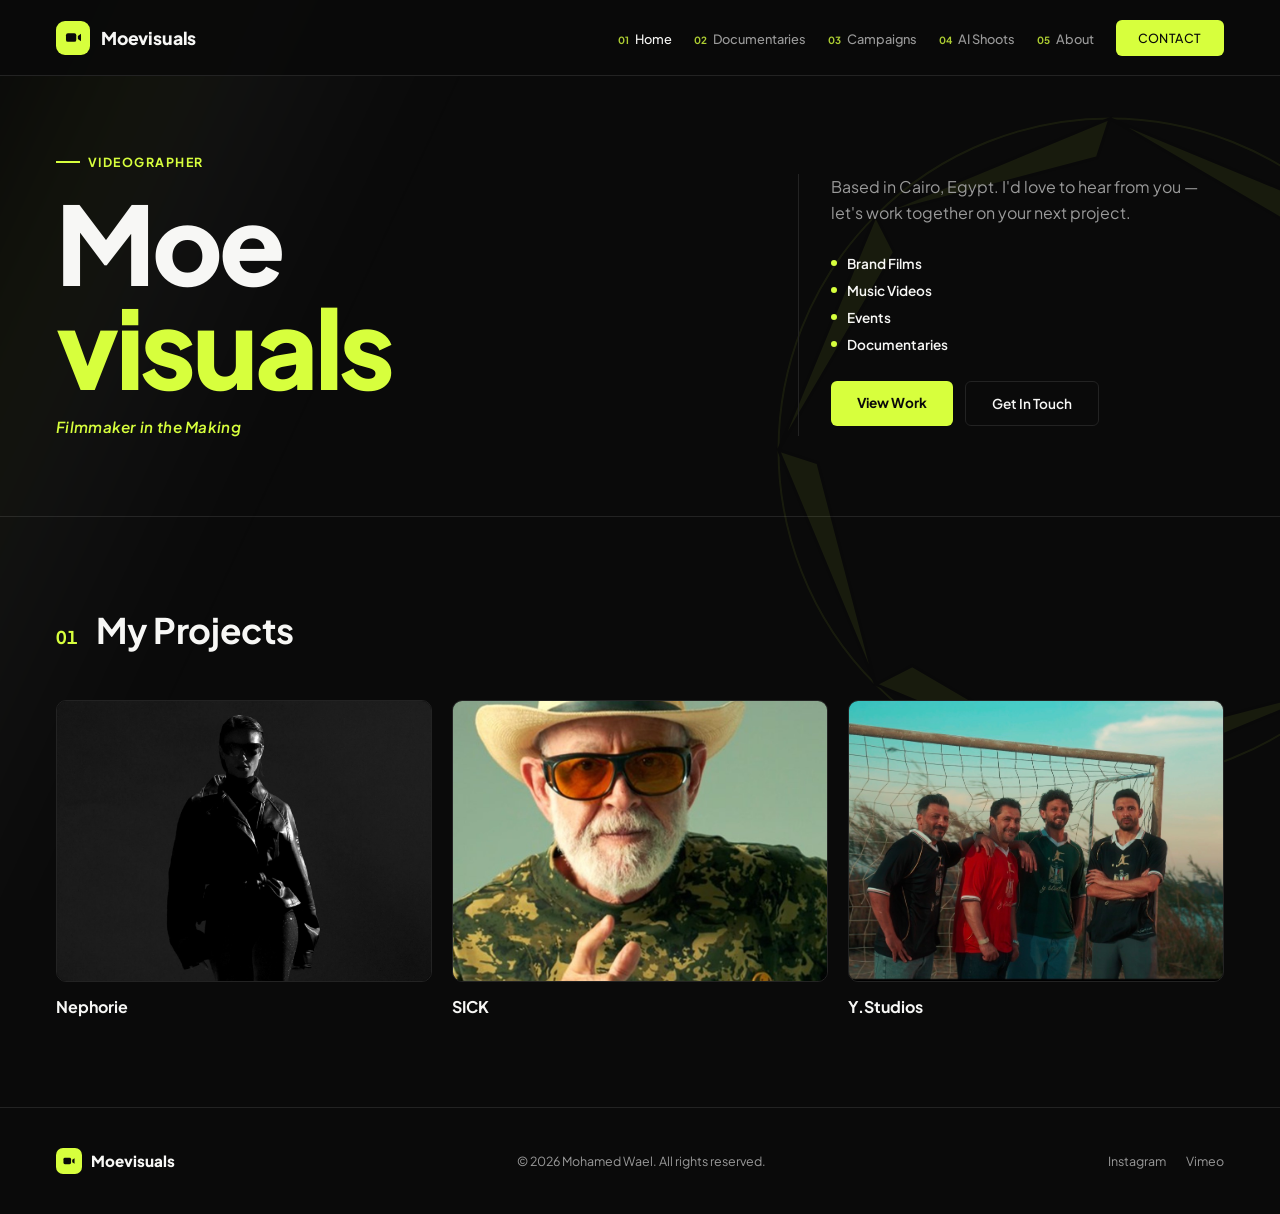
<file: index.html>
<!DOCTYPE html>
<html lang="en">
<head>
<meta charset="UTF-8"/>
<meta name="viewport" content="width=device-width,initial-scale=1.0"/>
<title>Moevisuals — Mohamed Wael</title>
<meta name="description" content="Moevisuals — Mohamed Wael. Videographer based in Cairo, Egypt."/>
<link rel="stylesheet" href="css/style.css"/>
<!-- Processes Mohamed's login/invite email links from the admin panel -->
<script src="https://identity.netlify.com/v1/netlify-identity-widget.js"></script>
<script>
  if (window.netlifyIdentity) {
    window.netlifyIdentity.on('init', user => {
      if (!user) {
        window.netlifyIdentity.on('login', () => { document.location.href = '/admin/'; });
      }
    });
  }
</script>
</head>
<body>
<div class="bg-fx"><svg class="aperture-svg" viewBox="0 0 400 400" fill="none" xmlns="http://www.w3.org/2000/svg"><g stroke="currentColor" stroke-width="1"><circle cx="200" cy="200" r="170"/><g class="iris-mechanism"><path class="iris-blade" d="M 370,200 L 320.21,320.21 L 310.59,301.34 Z"/><path class="iris-blade" d="M 320.21,320.21 L 200,370 L 206.54,349.86 Z"/><path class="iris-blade" d="M 200,370 L 79.79,320.21 L 98.66,310.59 Z"/><path class="iris-blade" d="M 79.79,320.21 L 30,200 L 50.14,206.54 Z"/><path class="iris-blade" d="M 30,200 L 79.79,79.79 L 89.41,98.66 Z"/><path class="iris-blade" d="M 79.79,79.79 L 200,30 L 193.46,50.14 Z"/><path class="iris-blade" d="M 200,30 L 320.21,79.79 L 301.34,89.41 Z"/><path class="iris-blade" d="M 320.21,79.79 L 370,200 L 349.86,193.46 Z"/></g></g></svg><div class="light-leak"></div></div>

<nav class="nav">
  <a href="index.html" class="nav-logo"><span class="logo-mark"><svg viewBox="0 0 24 24" fill="none" xmlns="http://www.w3.org/2000/svg"><rect x="2.5" y="6.5" width="13" height="11" rx="2.5" fill="currentColor"/><path d="M17.5 10L21.5 7.3V16.7L17.5 14V10Z" fill="currentColor"/><circle cx="9" cy="12" r="2.2" fill="#0a0a0a" opacity=".35"/></svg></span>Moevisuals</a>
  <ul class="nav-links">
    <li><a href="index.html" class="active"><em>01</em>Home</a></li>
    <li><a href="documentaries.html"><em>02</em>Documentaries</a></li>
    <li><a href="campaigns.html"><em>03</em>Campaigns</a></li>
    <li><a href="ai-shoots.html"><em>04</em>AI Shoots</a></li>
    <li><a href="about.html"><em>05</em>About</a></li>
    <li><a href="contact.html" class="nav-contact">Contact</a></li>
  </ul>
  <button class="hamburger" id="hamburger" aria-label="Menu"><span></span><span></span><span></span></button>
</nav>

<section class="hero">
  <div class="hero-main">
    <div class="eyebrow">Videographer</div>
    <h1>Moe<br><span>visuals</span></h1>
    <p class="hero-slogan">Filmmaker in the Making</p>
  </div>
  <div class="hero-side">
    <p>Based in Cairo, Egypt. I'd love to hear from you — let's work together on your next project.</p>
    <ul class="hero-categories">
      <li>Brand Films</li>
      <li>Music Videos</li>
      <li>Events</li>
      <li>Documentaries</li>
    </ul>
    <div class="hero-actions">
      <a href="reels.html" class="btn-primary">View Work</a>
      <a href="contact.html" class="btn-ghost">Get In Touch</a>
    </div>
  </div>
</section>

<section class="section">
  <div class="section-head" data-reveal>
    <div class="head-left"><span class="section-num">01</span><h2>My Projects</h2></div>
  </div>
  <div class="grid" id="projects-grid"></div>
</section>

<footer class="footer">
  <div class="footer-logo"><span class="logo-mark"><svg viewBox="0 0 24 24" fill="none" xmlns="http://www.w3.org/2000/svg"><rect x="2.5" y="6.5" width="13" height="11" rx="2.5" fill="currentColor"/><path d="M17.5 10L21.5 7.3V16.7L17.5 14V10Z" fill="currentColor"/><circle cx="9" cy="12" r="2.2" fill="#0a0a0a" opacity=".35"/></svg></span>Moevisuals</div>
  <p class="footer-copy">© 2026 Mohamed Wael. All rights reserved.</p>
  <div class="footer-socials">
    <a href="https://www.instagram.com/moevisuals1" target="_blank">Instagram</a>
    <a href="https://vimeo.com/user243885806" target="_blank">Vimeo</a>
  </div>
</footer>

<script src="js/data.js"></script>
<script src="js/app.js"></script>
<script>
  (async()=>{
    const all = await getProjects();
    const projects = all.filter(p => p.category !== 'ai-shoots' && p.thumbnail);
    document.getElementById('projects-grid').innerHTML = projects.map(p => renderCard(p, false)).join('');
    initVideoHover();
  })();
</script>
</body>
</html>
</file>
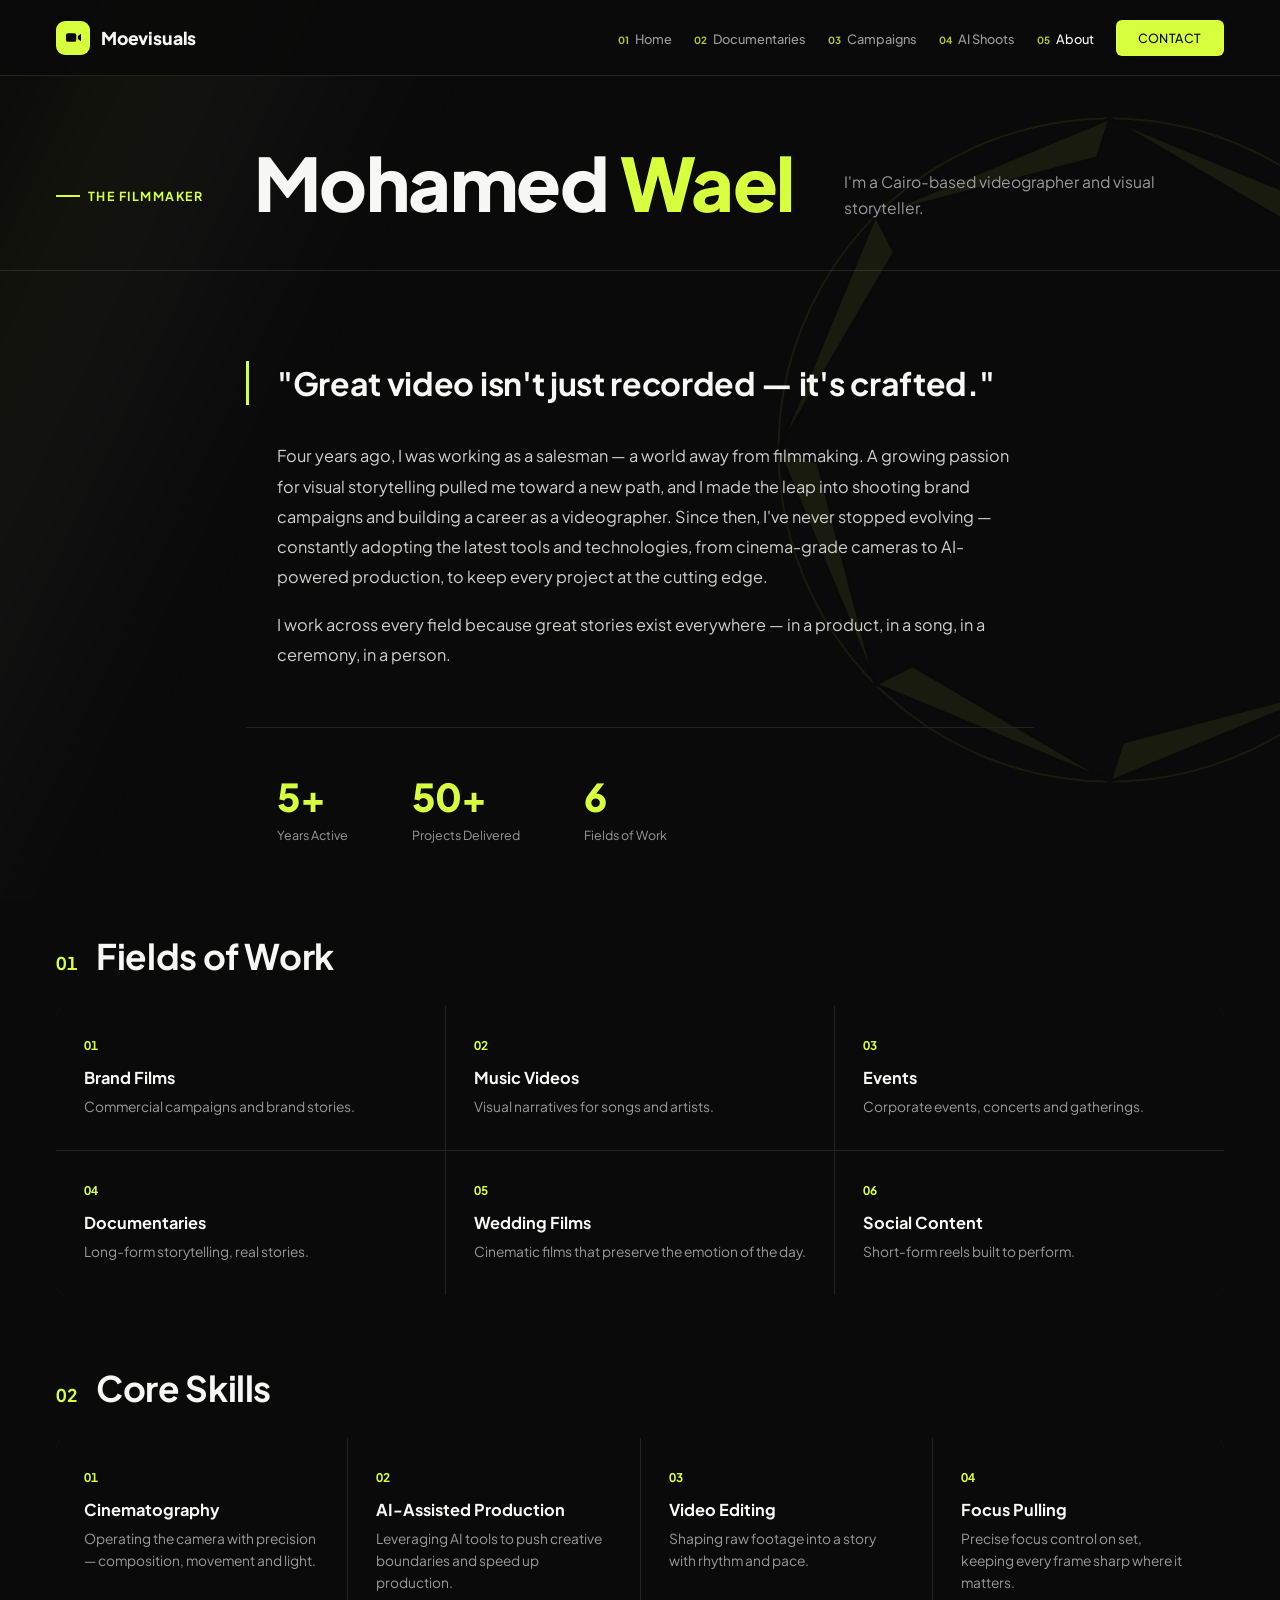
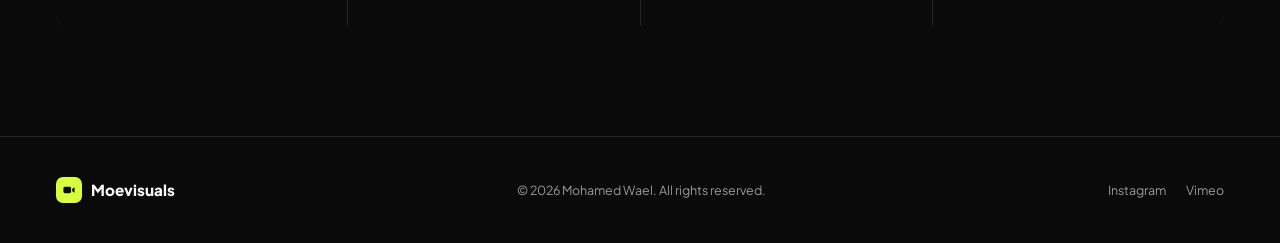
<file: about.html>
<!DOCTYPE html>
<html lang="en">
<head>
<meta charset="UTF-8"/>
<meta name="viewport" content="width=device-width,initial-scale=1.0"/>
<title>About — Moevisuals</title>
<link rel="stylesheet" href="css/style.css"/>
</head>
<body>
<div class="bg-fx"><svg class="aperture-svg" viewBox="0 0 400 400" fill="none" xmlns="http://www.w3.org/2000/svg"><g stroke="currentColor" stroke-width="1"><circle cx="200" cy="200" r="170"/><g class="iris-mechanism"><path class="iris-blade" d="M 370,200 L 320.21,320.21 L 310.59,301.34 Z"/><path class="iris-blade" d="M 320.21,320.21 L 200,370 L 206.54,349.86 Z"/><path class="iris-blade" d="M 200,370 L 79.79,320.21 L 98.66,310.59 Z"/><path class="iris-blade" d="M 79.79,320.21 L 30,200 L 50.14,206.54 Z"/><path class="iris-blade" d="M 30,200 L 79.79,79.79 L 89.41,98.66 Z"/><path class="iris-blade" d="M 79.79,79.79 L 200,30 L 193.46,50.14 Z"/><path class="iris-blade" d="M 200,30 L 320.21,79.79 L 301.34,89.41 Z"/><path class="iris-blade" d="M 320.21,79.79 L 370,200 L 349.86,193.46 Z"/></g></g></svg><div class="light-leak"></div></div>

<nav class="nav">
  <a href="index.html" class="nav-logo"><span class="logo-mark"><svg viewBox="0 0 24 24" fill="none" xmlns="http://www.w3.org/2000/svg"><rect x="2.5" y="6.5" width="13" height="11" rx="2.5" fill="currentColor"/><path d="M17.5 10L21.5 7.3V16.7L17.5 14V10Z" fill="currentColor"/><circle cx="9" cy="12" r="2.2" fill="#0a0a0a" opacity=".35"/></svg></span>Moevisuals</a>
  <ul class="nav-links">
    <li><a href="index.html"><em>01</em>Home</a></li>
    <li><a href="documentaries.html"><em>02</em>Documentaries</a></li>
    <li><a href="campaigns.html"><em>03</em>Campaigns</a></li>
    <li><a href="ai-shoots.html"><em>04</em>AI Shoots</a></li>
    <li><a href="about.html" class="active"><em>05</em>About</a></li>
    <li><a href="contact.html" class="nav-contact">Contact</a></li>
  </ul>
  <button class="hamburger" id="hamburger" aria-label="Menu"><span></span><span></span><span></span></button>
</nav>

<div class="page-header">
  <div class="eyebrow">The Filmmaker</div>
  <h1>Mohamed <span>Wael</span></h1>
  <p>I'm a Cairo-based videographer and visual storyteller.</p>
</div>

<section class="about-body" data-reveal>
  <div class="about-quote">"Great video isn't just recorded — it's crafted."</div>
  <p class="about-text">Four years ago, I was working as a salesman — a world away from filmmaking. A growing passion for visual storytelling pulled me toward a new path, and I made the leap into shooting brand campaigns and building a career as a videographer. Since then, I've never stopped evolving — constantly adopting the latest tools and technologies, from cinema-grade cameras to AI-powered production, to keep every project at the cutting edge.</p>
  <p class="about-text">I work across every field because great stories exist everywhere — in a product, in a song, in a ceremony, in a person.</p>

  <div class="stats">
    <div><div class="stat-num">5+</div><div class="stat-lbl">Years Active</div></div>
    <div><div class="stat-num">50+</div><div class="stat-lbl">Projects Delivered</div></div>
    <div><div class="stat-num">6</div><div class="stat-lbl">Fields of Work</div></div>
  </div>
</section>

<section class="services" data-reveal>
  <div class="section-head">
    <div class="head-left"><span class="section-num">01</span><h2>Fields of Work</h2></div>
  </div>
  <div class="services-grid">
    <div class="service"><div class="service-num">01</div><h3>Brand Films</h3><p>Commercial campaigns and brand stories.</p></div>
    <div class="service"><div class="service-num">02</div><h3>Music Videos</h3><p>Visual narratives for songs and artists.</p></div>
    <div class="service"><div class="service-num">03</div><h3>Events</h3><p>Corporate events, concerts and gatherings.</p></div>
    <div class="service"><div class="service-num">04</div><h3>Documentaries</h3><p>Long-form storytelling, real stories.</p></div>
    <div class="service"><div class="service-num">05</div><h3>Wedding Films</h3><p>Cinematic films that preserve the emotion of the day.</p></div>
    <div class="service"><div class="service-num">06</div><h3>Social Content</h3><p>Short-form reels built to perform.</p></div>
  </div>
</section>

<section class="services skills-section" data-reveal>
  <div class="section-head">
    <div class="head-left"><span class="section-num">02</span><h2>Core Skills</h2></div>
  </div>
  <div class="services-grid skills-grid">
    <div class="service"><div class="service-num">01</div><h3>Cinematography</h3><p>Operating the camera with precision — composition, movement and light.</p></div>
    <div class="service"><div class="service-num">02</div><h3>AI-Assisted Production</h3><p>Leveraging AI tools to push creative boundaries and speed up production.</p></div>
    <div class="service"><div class="service-num">03</div><h3>Video Editing</h3><p>Shaping raw footage into a story with rhythm and pace.</p></div>
    <div class="service"><div class="service-num">04</div><h3>Focus Pulling</h3><p>Precise focus control on set, keeping every frame sharp where it matters.</p></div>
  </div>
</section>

<footer class="footer">
  <div class="footer-logo"><span class="logo-mark"><svg viewBox="0 0 24 24" fill="none" xmlns="http://www.w3.org/2000/svg"><rect x="2.5" y="6.5" width="13" height="11" rx="2.5" fill="currentColor"/><path d="M17.5 10L21.5 7.3V16.7L17.5 14V10Z" fill="currentColor"/><circle cx="9" cy="12" r="2.2" fill="#0a0a0a" opacity=".35"/></svg></span>Moevisuals</div>
  <p class="footer-copy">© 2026 Mohamed Wael. All rights reserved.</p>
  <div class="footer-socials">
    <a href="https://www.instagram.com/moevisuals1" target="_blank">Instagram</a>
    <a href="https://vimeo.com/user243885806" target="_blank">Vimeo</a>
  </div>
</footer>

<script src="js/app.js"></script>
</body>
</html>
</file>
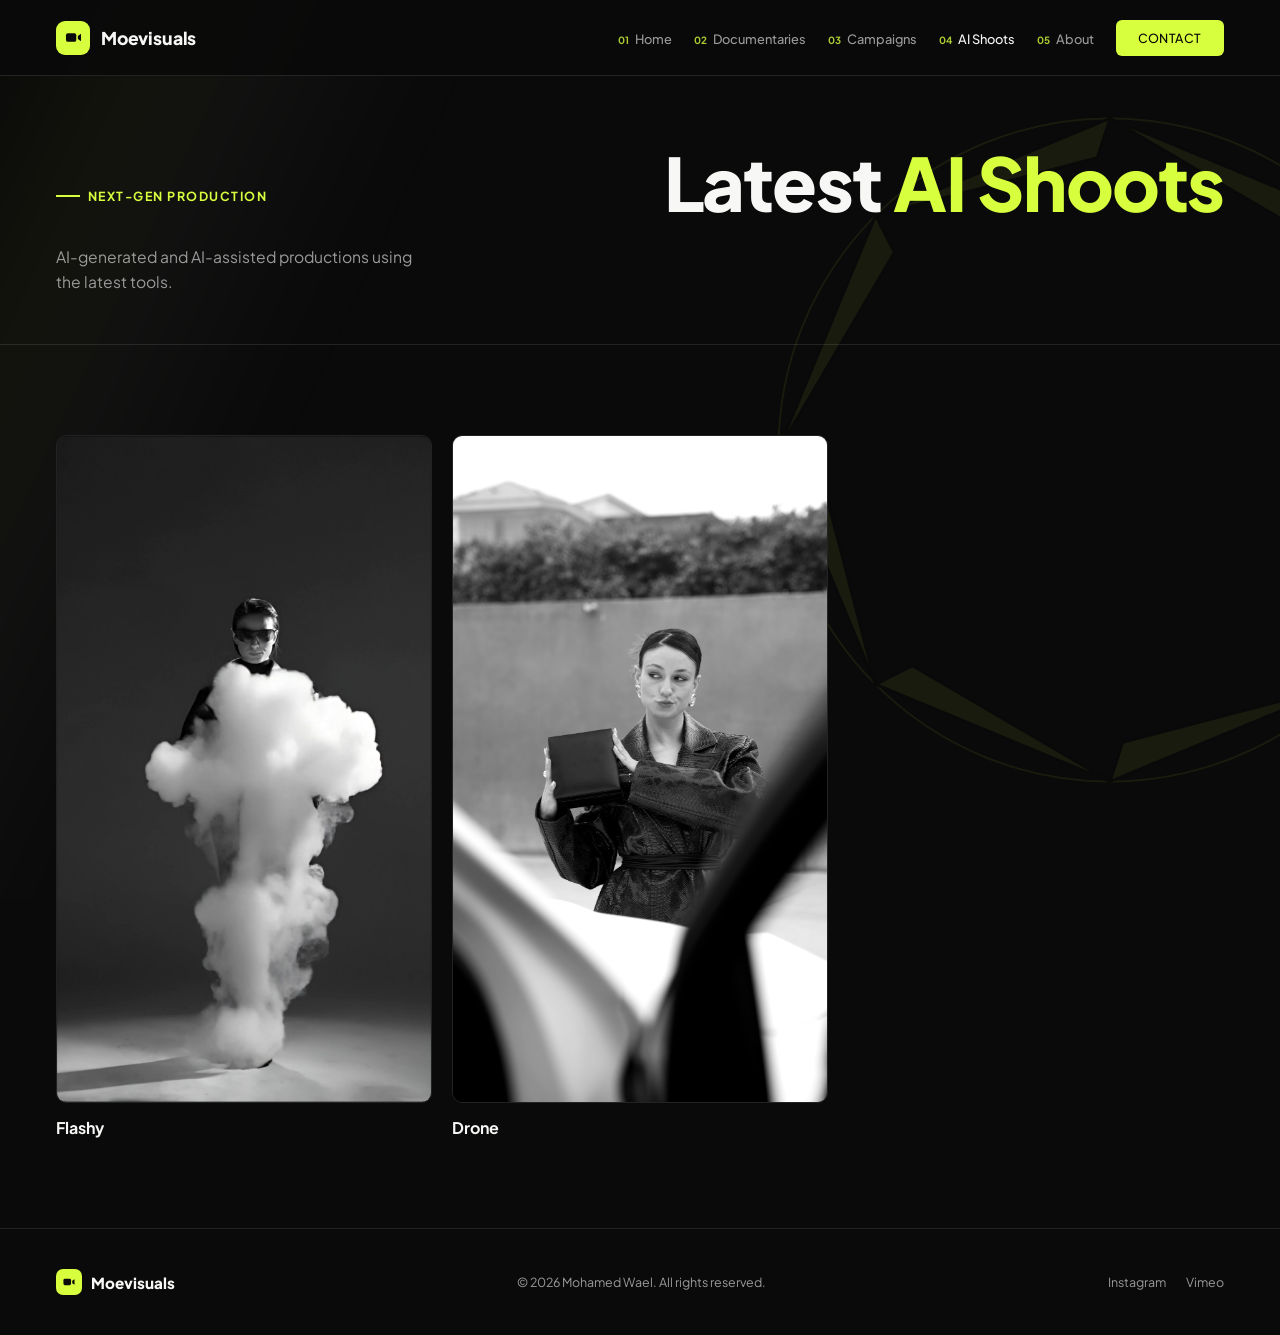
<file: ai-shoots.html>
<!DOCTYPE html>
<html lang="en">
<head>
<meta charset="UTF-8"/>
<meta name="viewport" content="width=device-width,initial-scale=1.0"/>
<title>AI Shoots — Moevisuals</title>
<link rel="stylesheet" href="css/style.css"/>
</head>
<body>
<div class="bg-fx"><svg class="aperture-svg" viewBox="0 0 400 400" fill="none" xmlns="http://www.w3.org/2000/svg"><g stroke="currentColor" stroke-width="1"><circle cx="200" cy="200" r="170"/><g class="iris-mechanism"><path class="iris-blade" d="M 370,200 L 320.21,320.21 L 310.59,301.34 Z"/><path class="iris-blade" d="M 320.21,320.21 L 200,370 L 206.54,349.86 Z"/><path class="iris-blade" d="M 200,370 L 79.79,320.21 L 98.66,310.59 Z"/><path class="iris-blade" d="M 79.79,320.21 L 30,200 L 50.14,206.54 Z"/><path class="iris-blade" d="M 30,200 L 79.79,79.79 L 89.41,98.66 Z"/><path class="iris-blade" d="M 79.79,79.79 L 200,30 L 193.46,50.14 Z"/><path class="iris-blade" d="M 200,30 L 320.21,79.79 L 301.34,89.41 Z"/><path class="iris-blade" d="M 320.21,79.79 L 370,200 L 349.86,193.46 Z"/></g></g></svg><div class="light-leak"></div></div>

<nav class="nav">
  <a href="index.html" class="nav-logo"><span class="logo-mark"><svg viewBox="0 0 24 24" fill="none" xmlns="http://www.w3.org/2000/svg"><rect x="2.5" y="6.5" width="13" height="11" rx="2.5" fill="currentColor"/><path d="M17.5 10L21.5 7.3V16.7L17.5 14V10Z" fill="currentColor"/><circle cx="9" cy="12" r="2.2" fill="#0a0a0a" opacity=".35"/></svg></span>Moevisuals</a>
  <ul class="nav-links">
    <li><a href="index.html"><em>01</em>Home</a></li>
    <li><a href="documentaries.html"><em>02</em>Documentaries</a></li>
    <li><a href="campaigns.html"><em>03</em>Campaigns</a></li>
    <li><a href="ai-shoots.html" class="active"><em>04</em>AI Shoots</a></li>
    <li><a href="about.html"><em>05</em>About</a></li>
    <li><a href="contact.html" class="nav-contact">Contact</a></li>
  </ul>
  <button class="hamburger" id="hamburger" aria-label="Menu"><span></span><span></span><span></span></button>
</nav>

<div class="page-header">
  <div class="eyebrow">Next-Gen Production</div>
  <h1>Latest <span>AI Shoots</span></h1>
  <p>AI-generated and AI-assisted productions using the latest tools.</p>
</div>

<section class="section" style="border-top:none">
  <div class="grid-masonry" id="ai-grid"></div>
</section>

<footer class="footer">
  <div class="footer-logo"><span class="logo-mark"><svg viewBox="0 0 24 24" fill="none" xmlns="http://www.w3.org/2000/svg"><rect x="2.5" y="6.5" width="13" height="11" rx="2.5" fill="currentColor"/><path d="M17.5 10L21.5 7.3V16.7L17.5 14V10Z" fill="currentColor"/><circle cx="9" cy="12" r="2.2" fill="#0a0a0a" opacity=".35"/></svg></span>Moevisuals</div>
  <p class="footer-copy">© 2026 Mohamed Wael. All rights reserved.</p>
  <div class="footer-socials">
    <a href="https://www.instagram.com/moevisuals1" target="_blank">Instagram</a>
    <a href="https://vimeo.com/user243885806" target="_blank">Vimeo</a>
  </div>
</footer>

<script src="js/data.js"></script>
<script src="js/app.js"></script>
<script>
  (async()=>{
    const projects = await getProjects('ai-shoots');
    document.getElementById('ai-grid').innerHTML = projects.map(p => renderCard(p, true)).join('');
    initVideoHover();
  })();
</script>
</body>
</html>
</file>
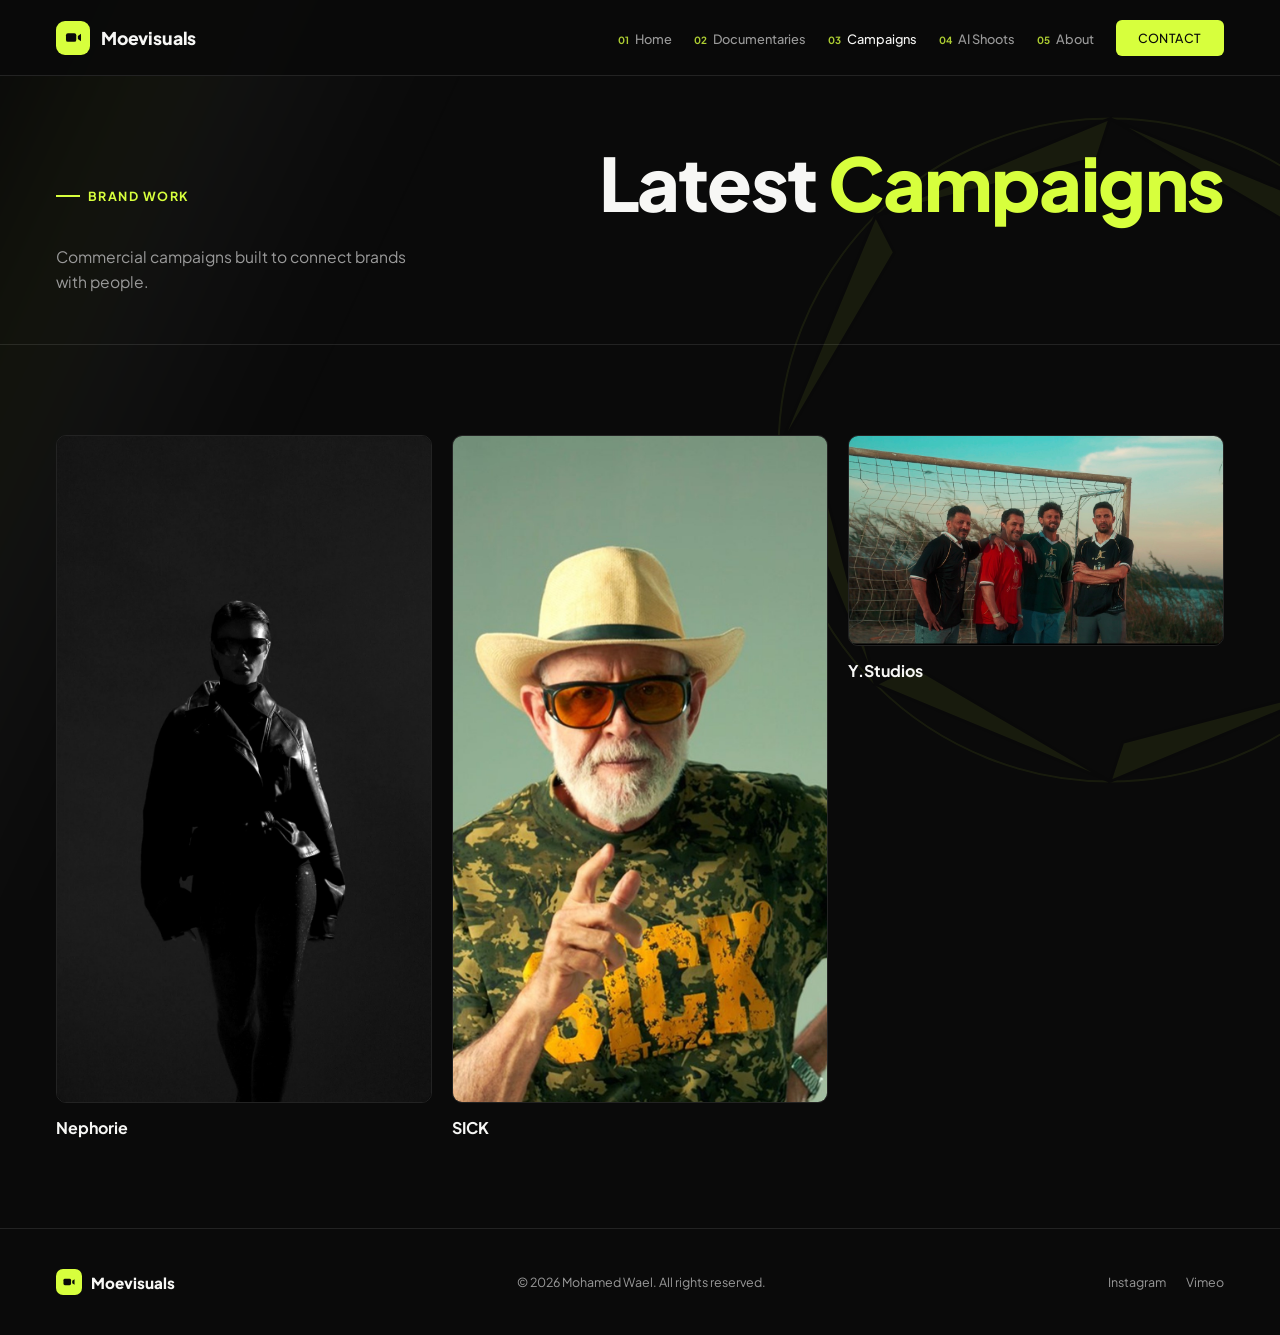
<file: campaigns.html>
<!DOCTYPE html>
<html lang="en">
<head>
<meta charset="UTF-8"/>
<meta name="viewport" content="width=device-width,initial-scale=1.0"/>
<title>Campaigns — Moevisuals</title>
<link rel="stylesheet" href="css/style.css"/>
</head>
<body>
<div class="bg-fx"><svg class="aperture-svg" viewBox="0 0 400 400" fill="none" xmlns="http://www.w3.org/2000/svg"><g stroke="currentColor" stroke-width="1"><circle cx="200" cy="200" r="170"/><g class="iris-mechanism"><path class="iris-blade" d="M 370,200 L 320.21,320.21 L 310.59,301.34 Z"/><path class="iris-blade" d="M 320.21,320.21 L 200,370 L 206.54,349.86 Z"/><path class="iris-blade" d="M 200,370 L 79.79,320.21 L 98.66,310.59 Z"/><path class="iris-blade" d="M 79.79,320.21 L 30,200 L 50.14,206.54 Z"/><path class="iris-blade" d="M 30,200 L 79.79,79.79 L 89.41,98.66 Z"/><path class="iris-blade" d="M 79.79,79.79 L 200,30 L 193.46,50.14 Z"/><path class="iris-blade" d="M 200,30 L 320.21,79.79 L 301.34,89.41 Z"/><path class="iris-blade" d="M 320.21,79.79 L 370,200 L 349.86,193.46 Z"/></g></g></svg><div class="light-leak"></div></div>

<nav class="nav">
  <a href="index.html" class="nav-logo"><span class="logo-mark"><svg viewBox="0 0 24 24" fill="none" xmlns="http://www.w3.org/2000/svg"><rect x="2.5" y="6.5" width="13" height="11" rx="2.5" fill="currentColor"/><path d="M17.5 10L21.5 7.3V16.7L17.5 14V10Z" fill="currentColor"/><circle cx="9" cy="12" r="2.2" fill="#0a0a0a" opacity=".35"/></svg></span>Moevisuals</a>
  <ul class="nav-links">
    <li><a href="index.html"><em>01</em>Home</a></li>
    <li><a href="documentaries.html"><em>02</em>Documentaries</a></li>
    <li><a href="campaigns.html" class="active"><em>03</em>Campaigns</a></li>
    <li><a href="ai-shoots.html"><em>04</em>AI Shoots</a></li>
    <li><a href="about.html"><em>05</em>About</a></li>
    <li><a href="contact.html" class="nav-contact">Contact</a></li>
  </ul>
  <button class="hamburger" id="hamburger" aria-label="Menu"><span></span><span></span><span></span></button>
</nav>

<div class="page-header">
  <div class="eyebrow">Brand Work</div>
  <h1>Latest <span>Campaigns</span></h1>
  <p>Commercial campaigns built to connect brands with people.</p>
</div>

<section class="section" style="border-top:none">
  <div class="grid-masonry" id="campaigns-grid"></div>
</section>

<footer class="footer">
  <div class="footer-logo"><span class="logo-mark"><svg viewBox="0 0 24 24" fill="none" xmlns="http://www.w3.org/2000/svg"><rect x="2.5" y="6.5" width="13" height="11" rx="2.5" fill="currentColor"/><path d="M17.5 10L21.5 7.3V16.7L17.5 14V10Z" fill="currentColor"/><circle cx="9" cy="12" r="2.2" fill="#0a0a0a" opacity=".35"/></svg></span>Moevisuals</div>
  <p class="footer-copy">© 2026 Mohamed Wael. All rights reserved.</p>
  <div class="footer-socials">
    <a href="https://www.instagram.com/moevisuals1" target="_blank">Instagram</a>
    <a href="https://vimeo.com/user243885806" target="_blank">Vimeo</a>
  </div>
</footer>

<script src="js/data.js"></script>
<script src="js/app.js"></script>
<script>
  (async()=>{
    const projects = await getProjects('campaigns');
    document.getElementById('campaigns-grid').innerHTML = projects.map(p => renderCard(p, true)).join('');
    initVideoHover();
  })();
</script>
</body>
</html>
</file>
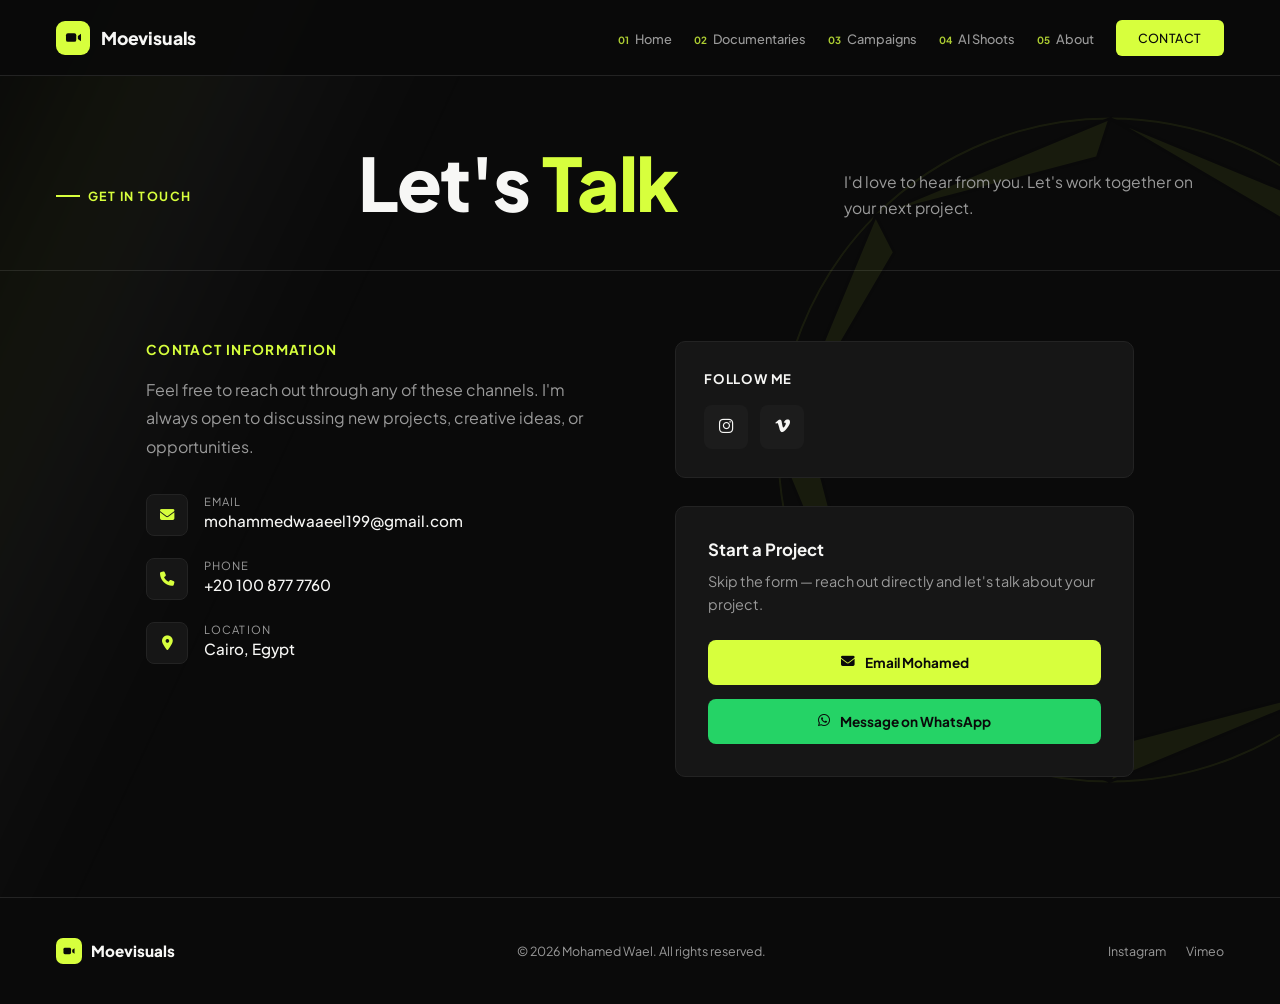
<file: contact.html>
<!DOCTYPE html>
<html lang="en">
<head>
<meta charset="UTF-8"/>
<meta name="viewport" content="width=device-width,initial-scale=1.0"/>
<title>Contact — Moevisuals</title>
<link rel="stylesheet" href="css/style.css"/>
<link rel="stylesheet" href="https://cdnjs.cloudflare.com/ajax/libs/font-awesome/6.5.0/css/all.min.css"/>
</head>
<body>
<div class="bg-fx"><svg class="aperture-svg" viewBox="0 0 400 400" fill="none" xmlns="http://www.w3.org/2000/svg"><g stroke="currentColor" stroke-width="1"><circle cx="200" cy="200" r="170"/><g class="iris-mechanism"><path class="iris-blade" d="M 370,200 L 320.21,320.21 L 310.59,301.34 Z"/><path class="iris-blade" d="M 320.21,320.21 L 200,370 L 206.54,349.86 Z"/><path class="iris-blade" d="M 200,370 L 79.79,320.21 L 98.66,310.59 Z"/><path class="iris-blade" d="M 79.79,320.21 L 30,200 L 50.14,206.54 Z"/><path class="iris-blade" d="M 30,200 L 79.79,79.79 L 89.41,98.66 Z"/><path class="iris-blade" d="M 79.79,79.79 L 200,30 L 193.46,50.14 Z"/><path class="iris-blade" d="M 200,30 L 320.21,79.79 L 301.34,89.41 Z"/><path class="iris-blade" d="M 320.21,79.79 L 370,200 L 349.86,193.46 Z"/></g></g></svg><div class="light-leak"></div></div>

<nav class="nav">
  <a href="index.html" class="nav-logo"><span class="logo-mark"><svg viewBox="0 0 24 24" fill="none" xmlns="http://www.w3.org/2000/svg"><rect x="2.5" y="6.5" width="13" height="11" rx="2.5" fill="currentColor"/><path d="M17.5 10L21.5 7.3V16.7L17.5 14V10Z" fill="currentColor"/><circle cx="9" cy="12" r="2.2" fill="#0a0a0a" opacity=".35"/></svg></span>Moevisuals</a>
  <ul class="nav-links">
    <li><a href="index.html"><em>01</em>Home</a></li>
    <li><a href="documentaries.html"><em>02</em>Documentaries</a></li>
    <li><a href="campaigns.html"><em>03</em>Campaigns</a></li>
    <li><a href="ai-shoots.html"><em>04</em>AI Shoots</a></li>
    <li><a href="about.html"><em>05</em>About</a></li>
    <li><a href="contact.html" class="nav-contact active">Contact</a></li>
  </ul>
  <button class="hamburger" id="hamburger" aria-label="Menu"><span></span><span></span><span></span></button>
</nav>

<div class="page-header">
  <div class="eyebrow">Get In Touch</div>
  <h1>Let's <span>Talk</span></h1>
  <p>I'd love to hear from you. Let's work together on your next project.</p>
</div>

<div class="contact-grid" data-reveal>
  <div class="contact-info">
    <h2>Contact Information</h2>
    <p>Feel free to reach out through any of these channels. I'm always open to discussing new projects, creative ideas, or opportunities.</p>

    <div class="contact-item">
      <div class="contact-item-icon"><i class="fas fa-envelope"></i></div>
      <div>
        <div class="contact-item-label">Email</div>
        <div class="contact-item-val">mohammedwaaeel199@gmail.com</div>
      </div>
    </div>
    <div class="contact-item">
      <div class="contact-item-icon"><i class="fas fa-phone"></i></div>
      <div>
        <div class="contact-item-label">Phone</div>
        <div class="contact-item-val">+20 100 877 7760</div>
      </div>
    </div>
    <div class="contact-item">
      <div class="contact-item-icon"><i class="fas fa-map-marker-alt"></i></div>
      <div>
        <div class="contact-item-label">Location</div>
        <div class="contact-item-val">Cairo, Egypt</div>
      </div>
    </div>
  </div>

  <div>
    <div class="follow-card">
      <h3>Follow Me</h3>
      <div class="follow-icons">
        <a href="https://www.instagram.com/moevisuals1" target="_blank"><i class="fab fa-instagram"></i></a>
        <a href="https://vimeo.com/user243885806" target="_blank"><i class="fab fa-vimeo-v"></i></a>
      </div>
    </div>

    <div class="direct-contact">
      <h3>Start a Project</h3>
      <p>Skip the form — reach out directly and let's talk about your project.</p>
      <div class="direct-contact-actions">
        <a class="submit-btn" href="mailto:mohammedwaaeel199@gmail.com?subject=New%20project%20inquiry%20—%20Moevisuals&body=Hi%20Mohamed%2C%0A%0AI%27d%20like%20to%20talk%20about%20a%20project.%0A%0AProject%20type%3A%20%0ABudget%2Ftimeline%3A%20%0ADetails%3A%20">
        <i class="fas fa-envelope"></i> Email Mohamed</a>
        <a class="submit-btn whatsapp-btn" href="https://wa.me/201008777760?text=Hi%20Mohamed%2C%20I%27d%20like%20to%20talk%20about%20a%20project." target="_blank">
        <i class="fab fa-whatsapp"></i> Message on WhatsApp</a>
      </div>
    </div>
  </div>
</div>

<footer class="footer">
  <div class="footer-logo"><span class="logo-mark"><svg viewBox="0 0 24 24" fill="none" xmlns="http://www.w3.org/2000/svg"><rect x="2.5" y="6.5" width="13" height="11" rx="2.5" fill="currentColor"/><path d="M17.5 10L21.5 7.3V16.7L17.5 14V10Z" fill="currentColor"/><circle cx="9" cy="12" r="2.2" fill="#0a0a0a" opacity=".35"/></svg></span>Moevisuals</div>
  <p class="footer-copy">© 2026 Mohamed Wael. All rights reserved.</p>
  <div class="footer-socials">
    <a href="https://www.instagram.com/moevisuals1" target="_blank">Instagram</a>
    <a href="https://vimeo.com/user243885806" target="_blank">Vimeo</a>
  </div>
</footer>

<script src="js/app.js"></script>
</body>
</html>
</file>
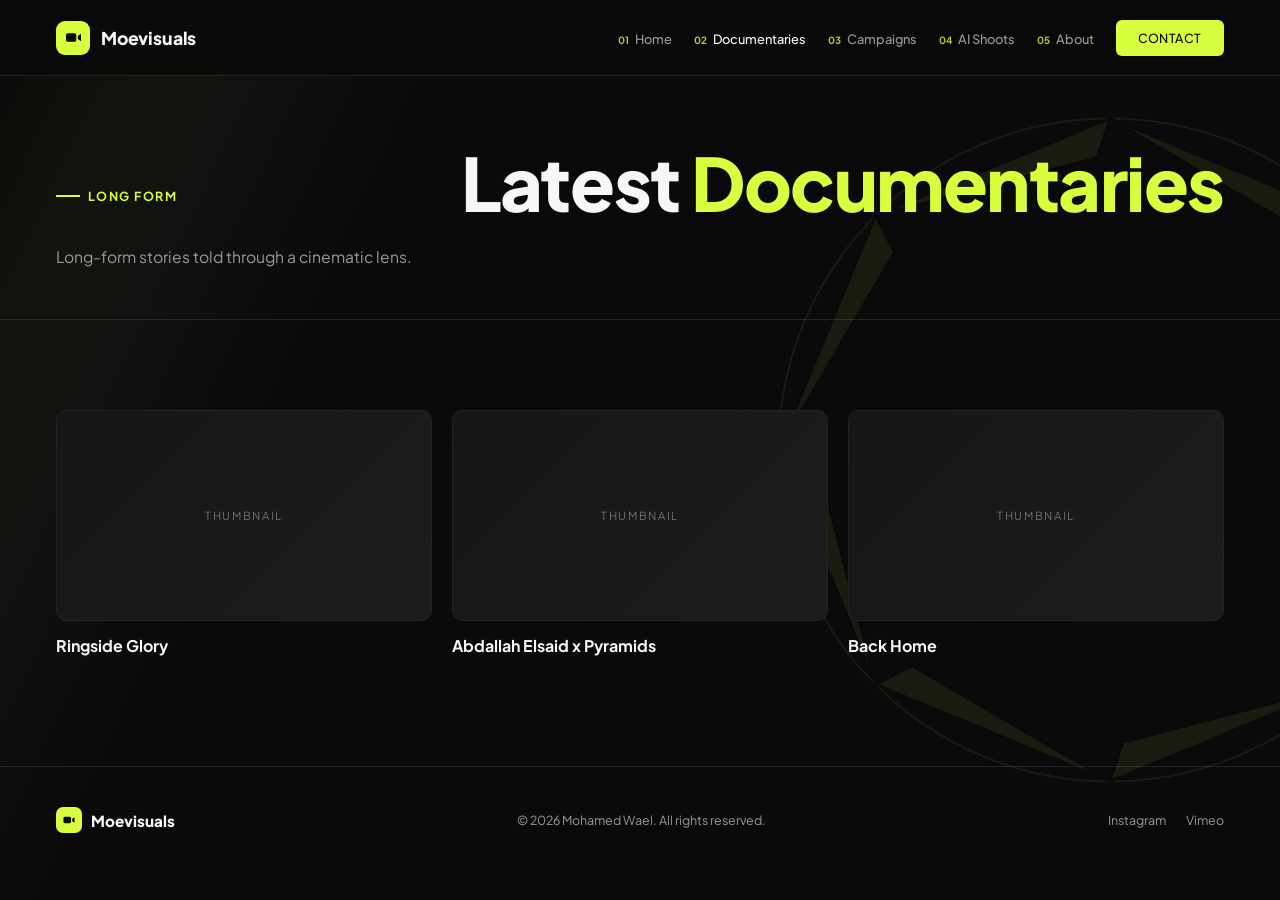
<file: documentaries.html>
<!DOCTYPE html>
<html lang="en">
<head>
<meta charset="UTF-8"/>
<meta name="viewport" content="width=device-width,initial-scale=1.0"/>
<title>Documentaries — Moevisuals</title>
<link rel="stylesheet" href="css/style.css"/>
</head>
<body>
<div class="bg-fx"><svg class="aperture-svg" viewBox="0 0 400 400" fill="none" xmlns="http://www.w3.org/2000/svg"><g stroke="currentColor" stroke-width="1"><circle cx="200" cy="200" r="170"/><g class="iris-mechanism"><path class="iris-blade" d="M 370,200 L 320.21,320.21 L 310.59,301.34 Z"/><path class="iris-blade" d="M 320.21,320.21 L 200,370 L 206.54,349.86 Z"/><path class="iris-blade" d="M 200,370 L 79.79,320.21 L 98.66,310.59 Z"/><path class="iris-blade" d="M 79.79,320.21 L 30,200 L 50.14,206.54 Z"/><path class="iris-blade" d="M 30,200 L 79.79,79.79 L 89.41,98.66 Z"/><path class="iris-blade" d="M 79.79,79.79 L 200,30 L 193.46,50.14 Z"/><path class="iris-blade" d="M 200,30 L 320.21,79.79 L 301.34,89.41 Z"/><path class="iris-blade" d="M 320.21,79.79 L 370,200 L 349.86,193.46 Z"/></g></g></svg><div class="light-leak"></div></div>

<nav class="nav">
  <a href="index.html" class="nav-logo"><span class="logo-mark"><svg viewBox="0 0 24 24" fill="none" xmlns="http://www.w3.org/2000/svg"><rect x="2.5" y="6.5" width="13" height="11" rx="2.5" fill="currentColor"/><path d="M17.5 10L21.5 7.3V16.7L17.5 14V10Z" fill="currentColor"/><circle cx="9" cy="12" r="2.2" fill="#0a0a0a" opacity=".35"/></svg></span>Moevisuals</a>
  <ul class="nav-links">
    <li><a href="index.html"><em>01</em>Home</a></li>
    <li><a href="documentaries.html" class="active"><em>02</em>Documentaries</a></li>
    <li><a href="campaigns.html"><em>03</em>Campaigns</a></li>
    <li><a href="ai-shoots.html"><em>04</em>AI Shoots</a></li>
    <li><a href="about.html"><em>05</em>About</a></li>
    <li><a href="contact.html" class="nav-contact">Contact</a></li>
  </ul>
  <button class="hamburger" id="hamburger" aria-label="Menu"><span></span><span></span><span></span></button>
</nav>

<div class="page-header">
  <div class="eyebrow">Long Form</div>
  <h1>Latest <span>Documentaries</span></h1>
  <p>Long-form stories told through a cinematic lens.</p>
</div>

<section class="section" style="border-top:none">
  <div class="grid-masonry" id="docs-grid"></div>
</section>

<footer class="footer">
  <div class="footer-logo"><span class="logo-mark"><svg viewBox="0 0 24 24" fill="none" xmlns="http://www.w3.org/2000/svg"><rect x="2.5" y="6.5" width="13" height="11" rx="2.5" fill="currentColor"/><path d="M17.5 10L21.5 7.3V16.7L17.5 14V10Z" fill="currentColor"/><circle cx="9" cy="12" r="2.2" fill="#0a0a0a" opacity=".35"/></svg></span>Moevisuals</div>
  <p class="footer-copy">© 2026 Mohamed Wael. All rights reserved.</p>
  <div class="footer-socials">
    <a href="https://www.instagram.com/moevisuals1" target="_blank">Instagram</a>
    <a href="https://vimeo.com/user243885806" target="_blank">Vimeo</a>
  </div>
</footer>

<script src="js/data.js"></script>
<script src="js/app.js"></script>
<script>
  (async()=>{
    const projects = await getProjects('documentaries');
    document.getElementById('docs-grid').innerHTML = projects.map(p => renderCard(p, true)).join('');
    initVideoHover();
  })();
</script>
</body>
</html>
</file>
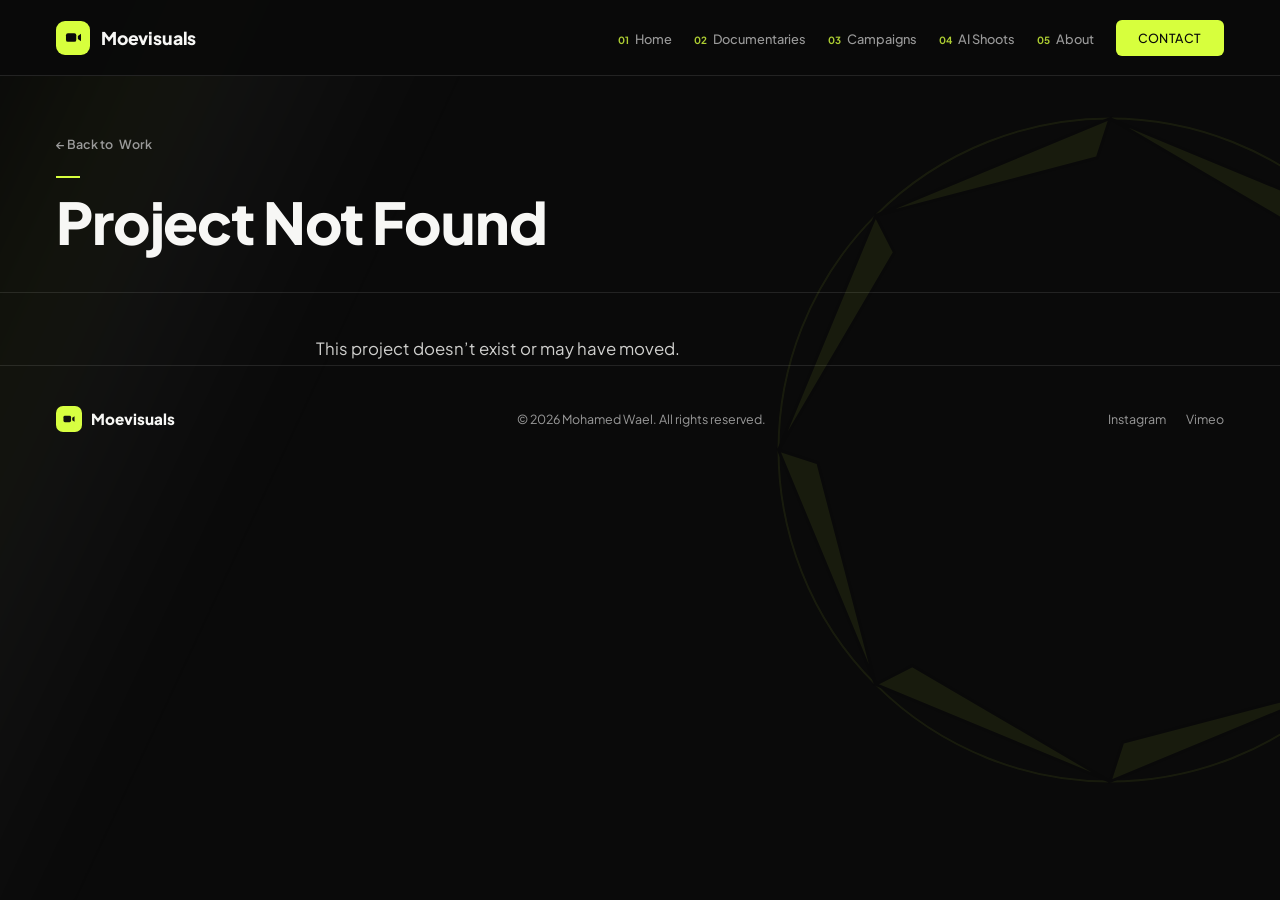
<file: project.html>
<!DOCTYPE html>
<html lang="en">
<head>
<meta charset="UTF-8"/>
<meta name="viewport" content="width=device-width,initial-scale=1.0"/>
<title>Project — Moevisuals</title>
<link rel="stylesheet" href="css/style.css"/>
</head>
<body>
<div class="bg-fx"><svg class="aperture-svg" viewBox="0 0 400 400" fill="none" xmlns="http://www.w3.org/2000/svg"><g stroke="currentColor" stroke-width="1"><circle cx="200" cy="200" r="170"/><g class="iris-mechanism"><path class="iris-blade" d="M 370,200 L 320.21,320.21 L 310.59,301.34 Z"/><path class="iris-blade" d="M 320.21,320.21 L 200,370 L 206.54,349.86 Z"/><path class="iris-blade" d="M 200,370 L 79.79,320.21 L 98.66,310.59 Z"/><path class="iris-blade" d="M 79.79,320.21 L 30,200 L 50.14,206.54 Z"/><path class="iris-blade" d="M 30,200 L 79.79,79.79 L 89.41,98.66 Z"/><path class="iris-blade" d="M 79.79,79.79 L 200,30 L 193.46,50.14 Z"/><path class="iris-blade" d="M 200,30 L 320.21,79.79 L 301.34,89.41 Z"/><path class="iris-blade" d="M 320.21,79.79 L 370,200 L 349.86,193.46 Z"/></g></g></svg><div class="light-leak"></div></div>

<nav class="nav">
  <a href="index.html" class="nav-logo"><span class="logo-mark"><svg viewBox="0 0 24 24" fill="none" xmlns="http://www.w3.org/2000/svg"><rect x="2.5" y="6.5" width="13" height="11" rx="2.5" fill="currentColor"/><path d="M17.5 10L21.5 7.3V16.7L17.5 14V10Z" fill="currentColor"/><circle cx="9" cy="12" r="2.2" fill="#0a0a0a" opacity=".35"/></svg></span>Moevisuals</a>
  <ul class="nav-links">
    <li><a href="index.html"><em>01</em>Home</a></li>
    <li><a href="documentaries.html"><em>02</em>Documentaries</a></li>
    <li><a href="campaigns.html"><em>03</em>Campaigns</a></li>
    <li><a href="ai-shoots.html"><em>04</em>AI Shoots</a></li>
    <li><a href="about.html"><em>05</em>About</a></li>
    <li><a href="contact.html" class="nav-contact">Contact</a></li>
  </ul>
  <button class="hamburger" id="hamburger" aria-label="Menu"><span></span><span></span><span></span></button>
</nav>

<div class="project-header">
  <a href="index.html" id="back-link" class="project-back">← Back to <span id="back-label">Work</span></a>
  <div class="eyebrow" id="project-cat">Category</div>
  <h1 id="project-title">Project Title</h1>
</div>

<section class="project-video-wrap">
  <div class="project-video" id="project-video"></div>
</section>

<section class="project-body">
  <p class="project-desc" id="project-desc"></p>
</section>

<section class="project-videos-wrap" id="project-videos-wrap" style="display:none">
  <h2 class="gallery-heading">More Videos</h2>
  <div class="project-videos-grid" id="project-videos-grid"></div>
</section>

<section class="project-gallery-wrap">
  <h2 class="gallery-heading">Snapshots</h2>
  <div class="project-gallery" id="project-gallery"></div>
</section>

<footer class="footer">
  <div class="footer-logo"><span class="logo-mark"><svg viewBox="0 0 24 24" fill="none" xmlns="http://www.w3.org/2000/svg"><rect x="2.5" y="6.5" width="13" height="11" rx="2.5" fill="currentColor"/><path d="M17.5 10L21.5 7.3V16.7L17.5 14V10Z" fill="currentColor"/><circle cx="9" cy="12" r="2.2" fill="#0a0a0a" opacity=".35"/></svg></span>Moevisuals</div>
  <p class="footer-copy">© 2026 Mohamed Wael. All rights reserved.</p>
  <div class="footer-socials">
    <a href="https://www.instagram.com/moevisuals1" target="_blank">Instagram</a>
    <a href="https://vimeo.com/user243885806" target="_blank">Vimeo</a>
  </div>
</footer>

<script src="js/data.js"></script>
<script src="js/app.js"></script>
<script>
  (async()=>{
    const CATEGORY_PAGES = {
      campaigns:     'campaigns.html',
      documentaries: 'documentaries.html',
      'ai-shoots':   'ai-shoots.html',
    };
    const VALID_CATS = ['campaigns', 'documentaries', 'ai-shoots'];
    const params = new URLSearchParams(location.search);
    const slug   = params.get('slug');
    const cat    = params.get('cat');

    let p = null;

    /* 1 — sessionStorage (instant, no fetch needed) */
    try {
      const stored = sessionStorage.getItem('moe_projects');
      if (stored && slug) {
        p = JSON.parse(stored).find(item => item.slug === slug) || null;
      }
    } catch(e) {}

    /* 2 — single targeted fetch using cat param */
    if (!p && slug && cat && VALID_CATS.includes(cat)) {
      try {
        const res  = await fetch('content/' + cat + '.json', { cache: 'no-store' });
        const data = await res.json();
        p = (data.items || []).find(item => item.slug === slug) || null;
        if (p) p = { ...p, category: cat };
      } catch(e) { console.error('Fetch error:', e); }
    }

    /* 3 — search all categories as last resort */
    if (!p && slug) {
      try { p = await getProjectBySlug(slug); } catch(e) {}
    }

    if(!p){
      document.getElementById('project-title').textContent = 'Project Not Found';
      document.getElementById('project-cat').textContent = '';
      document.getElementById('project-video').innerHTML = '';
      document.querySelector('.project-video-wrap').style.display = 'none';
      document.querySelector('.project-gallery-wrap').style.display = 'none';
      document.getElementById('project-desc').textContent = "This project doesn’t exist or may have moved.";
      return;
    }

    document.title = p.title + ' — Moevisuals';
    document.getElementById('project-cat').textContent = CATEGORY_LABELS[p.category] || p.category;
    document.getElementById('project-title').textContent = p.title;
    document.getElementById('project-desc').textContent = p.description || '';
    document.getElementById('back-link').href = CATEGORY_PAGES[p.category] || 'index.html';
    document.getElementById('back-label').textContent = CATEGORY_LABELS[p.category] || 'Work';

    if (p.cardRatio) {
      document.getElementById('project-video').style.aspectRatio = p.cardRatio.replace(':', '/');
    }

    /* Priority for the big featured player: the first video in the
       list (uploaded file or YouTube/Vimeo link), then the cover
       photo, then a placeholder. Any EXTRA videos beyond the first
       are shown below in their own "More Videos" grid — but ONLY
       for Campaigns. The admin form lets any category add several
       videos (Decap CMS can't conditionally hide a field based on
       another field without custom plugin code, which would need a
       build step we deliberately don't have) — so the multi-video
       rule is enforced here instead: Reels/Documentaries/AI Shoots
       only ever display the first video, even if more were added
       by mistake. */
    const videos = getVideoList(p);
    if (p.category !== 'campaigns' && videos.length > 1) {
      videos.length = 1;
    }
    const pageCoverImg = p.pageCover || p.thumbnail;
    let videoAreaHTML;
    if (videos.length) {
      const first = videos[0];
      videoAreaHTML = first.type === 'file'
        ? `<video src="${first.src}" controls playsinline preload="metadata" onerror="handleVideoError(this)"></video>`
        : `<iframe src="${first.src}" allowfullscreen allow="autoplay; fullscreen" loading="lazy"></iframe>`;
    } else if (pageCoverImg) {
      /* No video yet — show the cover photo large instead of a
         "coming soon" placeholder, so a photo-only project looks
         intentional rather than incomplete. */
      videoAreaHTML = `<img src="${pageCoverImg}" alt="${p.title}" class="project-cover-img" data-fallback="cover" onerror="handleImgError(this)"/>`;
    } else {
      videoAreaHTML = `<div class="video-placeholder"><span>Video Coming Soon</span></div>`;
    }
    document.getElementById('project-video').innerHTML = videoAreaHTML;

    /* Extra videos (2nd, 3rd, ...) — only shown if there are any */
    const extraVideos = videos.slice(1);
    if (extraVideos.length) {
      document.getElementById('project-videos-wrap').style.display = '';
      const cardRatioStyle = p.cardRatio ? ` style="aspect-ratio:${p.cardRatio.replace(':','/')}"` : '';
      document.getElementById('project-videos-grid').innerHTML = extraVideos.map(v => `
        <div class="project-video-card">
          <div class="project-video-card-media"${cardRatioStyle}>
            ${v.type === 'file'
              ? `<video src="${v.src}" controls playsinline preload="metadata" onerror="handleVideoError(this)"></video>`
              : `<iframe src="${v.src}" allowfullscreen allow="autoplay; fullscreen" loading="lazy"></iframe>`}
          </div>
          ${v.caption ? `<div class="project-video-card-caption">${v.caption}</div>` : ''}
        </div>`).join('');
    }

    /* Real snapshots if Mohamed uploaded any, otherwise placeholders.
       Handles the snapshot either as a plain string path (what our
       CMS config actually produces) or as {image: "path"} (in case
       the config ever changes shape), AND skips clean to the
       placeholder if the entry is empty/blank — so a stray empty
       list item can never render a broken <img src=""> or crash
       anything. Each real image also has a live onerror fallback
       in case the file itself is missing/404s. */
    if (p.snapshots && p.snapshots.length) {
      const shots = p.snapshots.map(s => {
        const src = typeof s === 'string' ? s : (s && s.image) || '';
        return src
          ? `<div class="gallery-shot"><img src="${src}" alt="${p.title} snapshot" loading="lazy" data-fallback="gallery" onerror="handleImgError(this)"/></div>`
          : '';
      }).filter(Boolean);
      if (shots.length) {
        document.getElementById('project-gallery').innerHTML = shots.join('');
      } else {
        document.querySelector('.project-gallery-wrap').style.display = 'none';
      }
    } else {
      document.querySelector('.project-gallery-wrap').style.display = 'none';
    }
  })();
</script>
</body>
</html>
</file>
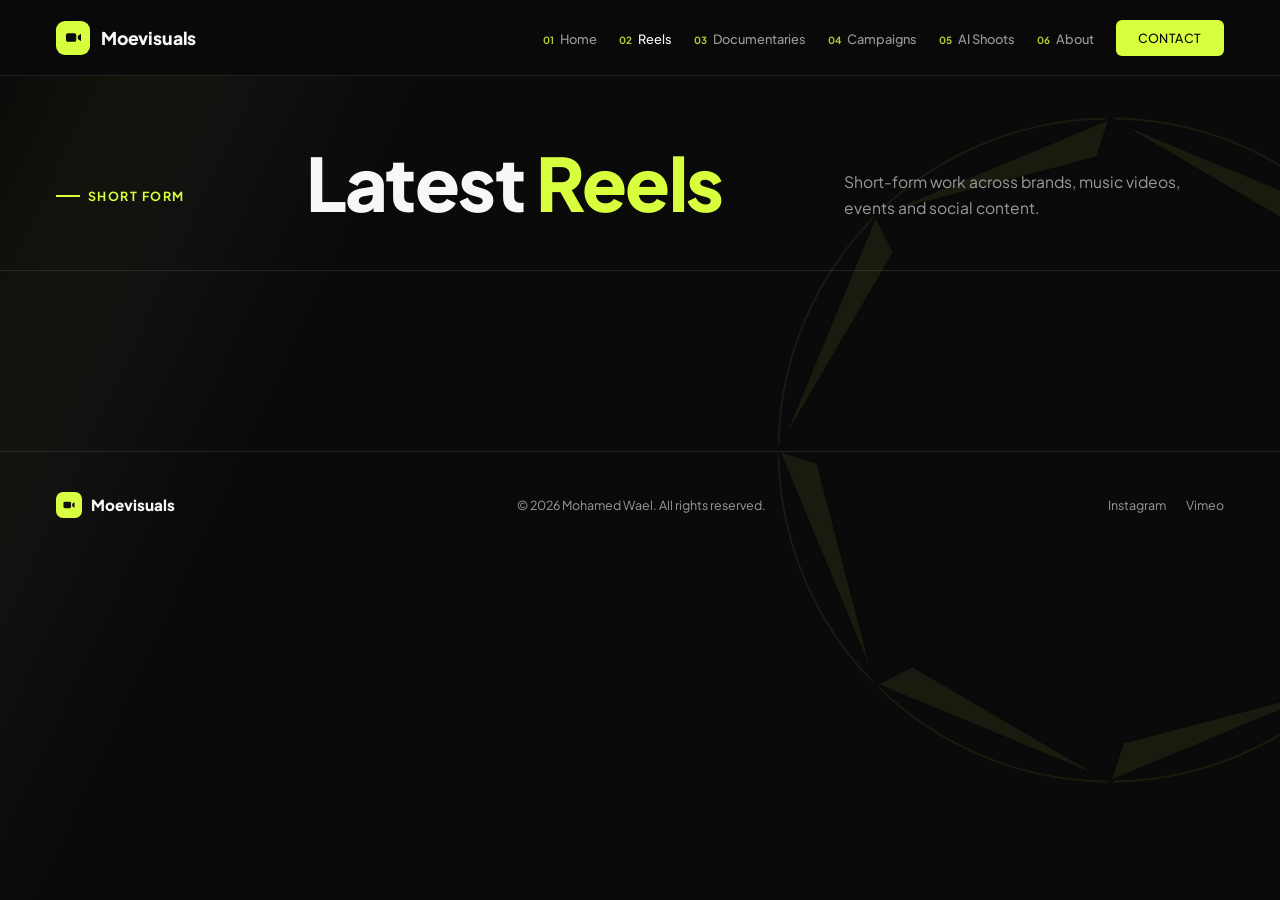
<file: reels.html>
<!DOCTYPE html>
<html lang="en">
<head>
<meta charset="UTF-8"/>
<meta name="viewport" content="width=device-width,initial-scale=1.0"/>
<title>Reels — Moevisuals</title>
<link rel="stylesheet" href="css/style.css"/>
</head>
<body>
<div class="bg-fx"><svg class="aperture-svg" viewBox="0 0 400 400" fill="none" xmlns="http://www.w3.org/2000/svg"><g stroke="currentColor" stroke-width="1"><circle cx="200" cy="200" r="170"/><g class="iris-mechanism"><path class="iris-blade" d="M 370,200 L 320.21,320.21 L 310.59,301.34 Z"/><path class="iris-blade" d="M 320.21,320.21 L 200,370 L 206.54,349.86 Z"/><path class="iris-blade" d="M 200,370 L 79.79,320.21 L 98.66,310.59 Z"/><path class="iris-blade" d="M 79.79,320.21 L 30,200 L 50.14,206.54 Z"/><path class="iris-blade" d="M 30,200 L 79.79,79.79 L 89.41,98.66 Z"/><path class="iris-blade" d="M 79.79,79.79 L 200,30 L 193.46,50.14 Z"/><path class="iris-blade" d="M 200,30 L 320.21,79.79 L 301.34,89.41 Z"/><path class="iris-blade" d="M 320.21,79.79 L 370,200 L 349.86,193.46 Z"/></g></g></svg><div class="light-leak"></div></div>

<nav class="nav">
  <a href="index.html" class="nav-logo"><span class="logo-mark"><svg viewBox="0 0 24 24" fill="none" xmlns="http://www.w3.org/2000/svg"><rect x="2.5" y="6.5" width="13" height="11" rx="2.5" fill="currentColor"/><path d="M17.5 10L21.5 7.3V16.7L17.5 14V10Z" fill="currentColor"/><circle cx="9" cy="12" r="2.2" fill="#0a0a0a" opacity=".35"/></svg></span>Moevisuals</a>
  <ul class="nav-links">
    <li><a href="index.html"><em>01</em>Home</a></li>
    <li><a href="reels.html" class="active"><em>02</em>Reels</a></li>
    <li><a href="documentaries.html"><em>03</em>Documentaries</a></li>
    <li><a href="campaigns.html"><em>04</em>Campaigns</a></li>
    <li><a href="ai-shoots.html"><em>05</em>AI Shoots</a></li>
    <li><a href="about.html"><em>06</em>About</a></li>
    <li><a href="contact.html" class="nav-contact">Contact</a></li>
  </ul>
  <button class="hamburger" id="hamburger" aria-label="Menu"><span></span><span></span><span></span></button>
</nav>

<div class="page-header">
  <div class="eyebrow">Short Form</div>
  <h1>Latest <span>Reels</span></h1>
  <p>Short-form work across brands, music videos, events and social content.</p>
</div>

<section class="section" style="border-top:none">
  <div class="grid-masonry" id="reels-grid"></div>
</section>

<footer class="footer">
  <div class="footer-logo"><span class="logo-mark"><svg viewBox="0 0 24 24" fill="none" xmlns="http://www.w3.org/2000/svg"><rect x="2.5" y="6.5" width="13" height="11" rx="2.5" fill="currentColor"/><path d="M17.5 10L21.5 7.3V16.7L17.5 14V10Z" fill="currentColor"/><circle cx="9" cy="12" r="2.2" fill="#0a0a0a" opacity=".35"/></svg></span>Moevisuals</div>
  <p class="footer-copy">© 2026 Mohamed Wael. All rights reserved.</p>
  <div class="footer-socials">
    <a href="https://www.instagram.com/moevisuals1" target="_blank">Instagram</a>
    <a href="https://vimeo.com/user243885806" target="_blank">Vimeo</a>
  </div>
</footer>

<script src="js/data.js"></script>
<script src="js/app.js"></script>
<script>
  (async()=>{
    const projects = await getProjects('reels');
    document.getElementById('reels-grid').innerHTML = projects.map(p => renderCard(p, true)).join('');
    initVideoHover();
  })();
</script>
</body>
</html>
</file>
<file: css/style.css>
/* =========================================================
   MOEVISUALS — Editorial / agency-style design.
   Same nav categories as before, but a distinct visual
   language: split asymmetric hero, bento-style work grid,
   numbered nav + section headers, electric lime accent.
   Still: no 3D, no particles, no custom cursor, no
   backdrop-filter, no blend-modes. Just solid, safe CSS.
========================================================= */

@import url('https://fonts.googleapis.com/css2?family=Plus+Jakarta+Sans:wght@400;500;600;700;800&display=swap');

:root{
  --bg:        #0a0a0a;
  --surface:   #161616;
  --surface-2: #1c1c1c;
  --white:     #f7f7f5;
  --muted:     #9a9a9a;
  --muted-2:   #6f6f6f;
  --accent:    #d7ff3d;   /* electric lime — bold, distinct, agency-style */
  --accent-dim: rgba(215,255,61,.10);
  --border:    #232323;
  --nav-h:     76px;
  --max:       1320px;
  --ease:      cubic-bezier(.16,1,.3,1);
}

*,*::before,*::after{ box-sizing:border-box; margin:0; padding:0; }
html{ scroll-behavior:smooth; }
body{
  background:var(--bg);
  color:var(--white);
  font-family:'Plus Jakarta Sans',sans-serif;
  font-weight:400;
  -webkit-font-smoothing:antialiased;
}

/* ─── BACKGROUND FX — rotating aperture + light leak ───
   Pure transform/opacity/filter on the element's own paint.
   No backdrop-filter, no mix-blend-mode — those caused the
   compositing bugs before. This is just two quiet layers
   sitting behind everything, painted first in DOM order. ─── */
.bg-fx{
  position:fixed; inset:0;
  overflow:hidden;
  pointer-events:none;
}
.aperture-svg{
  position:absolute;
  top:50%; right:-220px;
  width:780px; height:780px;
  transform:translateY(-50%) rotate(0deg);
  color:var(--accent);
  opacity:.07;
  animation:apertureSpin 100s linear infinite;
}
@keyframes apertureSpin{
  from{ transform:translateY(-50%) rotate(0deg); }
  to{   transform:translateY(-50%) rotate(360deg); }
}

/* Real iris diaphragm — 8 blades, each pivoting on its own point
   near the rim. The OUTER <g> (in the HTML) statically places each
   blade's pivot via SVG translate+rotate. The dynamic open/close
   rotation is applied to this inner <g> via JS — directly setting
   the SVG `transform` ATTRIBUTE (not CSS), because CSS transform-
   origin on nested SVG elements is ambiguous across browsers
   (bounding-box-relative vs coordinate-space-relative). The SVG
   attribute form rotate(angle) has been unambiguous since SVG 1.1:
   it always rotates around local (0,0), which IS the pivot here. */
.iris-blade{
  fill: currentColor;
  stroke: var(--bg);
  stroke-width: 1.5;
}
.light-leak{
  position:absolute;
  top:-25%; left:-35%;
  width:75%; height:150%;
  background:linear-gradient(115deg,
    transparent 35%,
    rgba(215,255,61,.05) 47%,
    rgba(255,255,255,.035) 51%,
    transparent 65%);
  filter:blur(50px);
  animation:leakSweep 28s ease-in-out infinite;
}
@keyframes leakSweep{
  0%,100%{ transform:translate(0,0); opacity:.4; }
  50%{ transform:translate(160%,8%); opacity:1; }
}
@media (prefers-reduced-motion: reduce){
  .aperture-svg, .light-leak{ animation:none; }
}
@media (max-width:680px){
  .aperture-svg{ width:520px; height:520px; right:-160px; }
}
a{ text-decoration:none; color:inherit; }
img,video{ display:block; width:100%; }
ul{ list-style:none; }
button{ border:none; background:none; cursor:pointer; font-family:inherit; }
::selection{ background:var(--accent); color:#0a0a0a; }

/* ─── NAV — numbered links, agency feel ─── */
.nav{
  position:fixed; top:0; left:0; right:0;
  height:var(--nav-h);
  display:flex; align-items:center; justify-content:space-between;
  padding:0 56px;
  background:rgba(10,10,10,.94);
  border-bottom:1px solid var(--border);
  z-index:1000;
}
.nav-logo{
  display:flex; align-items:center; gap:11px;
  font-weight:800;
  font-size:1.1rem;
  letter-spacing:-.01em;
  color:var(--white);
}
.logo-mark{
  width:34px; height:34px;
  flex-shrink:0;
  background:var(--accent);
  border-radius:9px;
  display:flex; align-items:center; justify-content:center;
}
.logo-mark svg{ width:19px; height:19px; color:#0a0a0a; }
.nav-logo span{ color:var(--accent); }
.nav-links{ display:flex; align-items:center; gap:22px; }
.nav-links a{
  font-size:.8rem;
  font-weight:500;
  color:var(--muted);
  transition:color .25s var(--ease);
  display:inline-flex; align-items:baseline; gap:6px;
}
.nav-links a em{
  font-style:normal;
  font-size:.62rem;
  font-weight:700;
  color:var(--accent);
  opacity:.8;
}
.nav-links a:hover,
.nav-links a.active{ color:var(--white); }
.nav-contact{
  padding:10px 22px;
  border-radius:6px;
  color:#0a0a0a !important;
  background:var(--accent);
  font-weight:700;
  font-size:.78rem !important;
  text-transform:uppercase;
  letter-spacing:.04em;
  transition:transform .25s var(--ease);
}
.nav-contact em{ display:none; }
.nav-contact:hover{ transform:translateY(-1px); }

.hamburger{ display:none; flex-direction:column; gap:5px; background:none; border:none; }
.hamburger span{ width:24px; height:2px; background:var(--white); border-radius:2px; }

/* ─── HERO — split asymmetric layout ─── */
.hero{
  display:grid;
  grid-template-columns:1.6fr 1fr;
  gap:60px;
  align-items:end;
  padding:calc(var(--nav-h) + 70px) 56px 80px;
  border-bottom:1px solid var(--border);
  max-width:var(--max);
  margin:0 auto;
}
.hero-main .eyebrow{
  display:inline-flex; align-items:center; gap:8px;
  font-size:.78rem; font-weight:700;
  letter-spacing:.12em; text-transform:uppercase;
  color:var(--accent);
  margin-bottom:20px;
}
.hero-main .eyebrow::before{ content:''; width:24px; height:2px; background:var(--accent); }
.hero h1{
  font-size:clamp(3.4rem,8.5vw,7.5rem);
  font-weight:800;
  line-height:.96;
  letter-spacing:-.03em;
}
.hero h1 span{ color:var(--accent); }
.hero-slogan{
  margin-top:18px;
  font-size:.95rem;
  font-weight:600;
  font-style:italic;
  color:var(--accent);
  letter-spacing:.02em;
}

.hero-side{
  display:flex; flex-direction:column; gap:28px;
  padding-bottom:10px;
  border-left:1px solid var(--border);
  padding-left:32px;
}
.hero-side p{
  font-size:1rem;
  color:var(--muted);
  line-height:1.65;
}
.hero-categories{ display:flex; flex-direction:column; gap:10px; }
.hero-categories li{
  font-size:.85rem; font-weight:600;
  color:var(--white);
  display:flex; align-items:center; gap:10px;
}
.hero-categories li::before{
  content:''; width:6px; height:6px; border-radius:50%; background:var(--accent); flex-shrink:0;
}
.hero-actions{ display:flex; gap:12px; }
.btn-primary{
  padding:13px 26px; border-radius:6px;
  background:var(--accent); color:#0a0a0a;
  font-weight:700; font-size:.85rem;
  transition:transform .25s var(--ease);
  display:inline-block;
}
.btn-primary:hover{ transform:translateY(-2px); }
.btn-ghost{
  padding:13px 26px; border-radius:6px;
  border:1px solid var(--border); color:var(--white);
  font-weight:600; font-size:.85rem;
  transition:border-color .25s var(--ease), background .25s var(--ease);
  display:inline-block;
}
.btn-ghost:hover{ border-color:var(--muted-2); background:var(--surface); }

/* ─── SECTION — numbered editorial headers ─── */
.section{ padding:90px 56px; max-width:var(--max); margin:0 auto; }
.section + .section{ border-top:1px solid var(--border); }
.section-head{
  display:flex; align-items:flex-end; justify-content:space-between;
  margin-bottom:48px;
  gap:24px;
}
.section-head .head-left{ display:flex; align-items:baseline; gap:18px; }
.section-num{
  font-size:1.1rem; font-weight:700;
  color:var(--accent);
  font-variant-numeric:tabular-nums;
}
.section-head h2{
  font-size:clamp(1.6rem,3vw,2.2rem);
  font-weight:700;
  letter-spacing:-.01em;
}
.section-head a{
  font-size:.85rem; font-weight:600; color:var(--white);
  white-space:nowrap;
  display:inline-flex; align-items:center; gap:6px;
  transition:gap .25s var(--ease), color .25s var(--ease);
}
.section-head a:hover{ gap:10px; color:var(--accent); }

/* ─── GRID — Home page only: uniform card sizes, fixed shape ─── */
.grid{
  display:grid;
  grid-template-columns:repeat(3,1fr);
  grid-auto-rows:1fr;
  gap:20px;
}

/* ─── MASONRY — category pages (Reels/Campaigns/Documentaries/
   AI Shoots). Mohamed can pick a different card shape per project
   there, so a normal CSS grid (which forces every card in the same
   row to match the tallest one) would leave odd blank gaps under
   shorter cards. Masonry columns avoid that entirely: each card
   just takes its own natural height, no row-matching, no gaps,
   no overlap. ─── */
.grid-masonry{
  column-count:3;
  column-gap:20px;
}
.grid-masonry .card{
  display:block;
  break-inside:avoid;
  margin-bottom:20px;
}

.card{ display:block; }
.card-thumb{
  position:relative;
  aspect-ratio:4/3;
  overflow:hidden;
  background:var(--surface);
  border-radius:10px;
  border:1px solid var(--border);
  transition:border-color .3s var(--ease);
}
.card:hover .card-thumb{ border-color:var(--accent); }
.card-thumb img,
.card-thumb video{
  width:100%; height:100%; object-fit:cover;
  transition:transform .5s var(--ease);
}
.card:hover .card-thumb img,
.card:hover .card-thumb video{ transform:scale(1.05); }

.card-overlay{
  position:absolute; inset:0;
  background:linear-gradient(to top, rgba(0,0,0,.6), transparent 55%);
  display:flex; align-items:flex-end; justify-content:flex-start;
  padding:20px;
  opacity:0;
  transition:opacity .3s var(--ease);
}
.card:hover .card-overlay{ opacity:1; }
.card-overlay span{
  padding:8px 18px;
  background:var(--accent);
  border-radius:6px;
  font-size:.68rem;
  font-weight:700;
  letter-spacing:.08em;
  text-transform:uppercase;
  color:#0a0a0a;
}

.card-placeholder{
  position:absolute; inset:0;
  display:flex; align-items:center; justify-content:center;
  background:linear-gradient(135deg, var(--surface), var(--surface-2));
}
.card-placeholder span{
  font-size:.7rem; letter-spacing:.15em; text-transform:uppercase; color:var(--muted-2);
}

.card-title{
  margin-top:14px;
  font-size:1rem;
  font-weight:700;
}
.card:hover .card-title{ color:var(--accent); }

/* ─── PAGE HEADER ─── */
.page-header{
  display:flex; align-items:flex-end; justify-content:space-between;
  gap:24px; flex-wrap:wrap;
  padding:calc(var(--nav-h) + 70px) 56px 50px;
  border-bottom:1px solid var(--border);
  max-width:var(--max); margin:0 auto;
}
.page-header .eyebrow{
  display:inline-flex; align-items:center; gap:8px;
  font-size:.78rem; font-weight:700;
  letter-spacing:.12em; text-transform:uppercase;
  color:var(--accent);
  margin-bottom:16px;
}
.page-header .eyebrow::before{ content:''; width:24px; height:2px; background:var(--accent); }
.page-header h1{
  font-size:clamp(2.6rem,6vw,4.6rem);
  font-weight:800;
  letter-spacing:-.02em;
  line-height:1.0;
}

/* ─── PROJECT DETAIL PAGE ─── */
.project-header{
  display:flex; flex-direction:column;
  padding:calc(var(--nav-h) + 60px) 56px 40px;
  border-bottom:1px solid var(--border);
  max-width:var(--max); margin:0 auto;
}
.project-back{
  font-size:.78rem; font-weight:600; color:var(--muted);
  margin-bottom:24px; display:inline-flex; align-items:center; gap:6px;
  transition:color .2s, gap .2s;
}
.project-back:hover{ color:var(--accent); gap:10px; }
.project-header .eyebrow{
  display:inline-flex; align-items:center; gap:8px;
  font-size:.78rem; font-weight:700;
  letter-spacing:.12em; text-transform:uppercase;
  color:var(--accent);
  margin-bottom:14px;
}
.project-header .eyebrow::before{ content:''; width:24px; height:2px; background:var(--accent); }
.project-header h1{
  font-size:clamp(2.2rem,5vw,3.6rem);
  font-weight:800;
  letter-spacing:-.02em;
  line-height:1.05;
}

.project-video-wrap{ padding:48px 56px 0; max-width:var(--max); margin:0 auto; }
.project-video{
  position:relative;
  aspect-ratio:16/9;
  border-radius:14px;
  overflow:hidden;
  background:var(--surface);
  border:1px solid var(--border);
}
.project-video iframe,
.project-video video{ width:100%; height:100%; border:none; background:#000; }
.video-placeholder{
  position:absolute; inset:0;
  display:flex; align-items:center; justify-content:center;
  background:linear-gradient(135deg, var(--surface), var(--surface-2));
}
.project-cover-img{
  position:absolute; inset:0;
  width:100%; height:100%; object-fit:cover;
}
.video-placeholder span{
  font-size:.78rem; letter-spacing:.15em; text-transform:uppercase; color:var(--muted-2);
}

.project-body{ max-width:760px; padding:40px 56px 0; margin:0 auto; }
.project-desc{ font-size:1.05rem; line-height:1.85; color:#cfcfcd; }

/* Extra videos beyond the first one (lets one project hold several
   reels/clips, not just one) */
.project-videos-wrap{ padding:56px 56px 0; max-width:var(--max); margin:0 auto; }
.project-videos-grid{
  display:grid;
  grid-template-columns:repeat(2,1fr);
  gap:20px;
}
.project-video-card-media{
  position:relative;
  aspect-ratio:16/9;
  border-radius:10px;
  overflow:hidden;
  background:var(--surface);
  border:1px solid var(--border);
}
.project-video-card-media video,
.project-video-card-media iframe{ width:100%; height:100%; border:none; background:#000; }
.project-video-card-caption{
  margin-top:10px;
  font-size:.85rem;
  color:var(--muted);
}
@media (max-width:680px){
  .project-videos-wrap{ padding-left:16px; padding-right:16px; }
  .project-videos-grid{ grid-template-columns:1fr; }
}

.project-gallery-wrap{ padding:56px 56px 100px; max-width:var(--max); margin:0 auto; }
.gallery-heading{ font-size:1.1rem; font-weight:700; margin-bottom:24px; }
.project-gallery{
  display:grid;
  grid-template-columns:repeat(4,1fr);
  gap:16px;
}
.gallery-shot{
  position:relative;
  aspect-ratio:4/3;
  border-radius:10px;
  overflow:hidden;
  background:linear-gradient(135deg, var(--surface), var(--surface-2));
  border:1px solid var(--border);
  display:flex; align-items:center; justify-content:center;
}
.gallery-shot img{ width:100%; height:100%; object-fit:cover; }
.gallery-shot span{
  font-size:.65rem; letter-spacing:.15em; text-transform:uppercase; color:var(--muted-2);
}
@media (max-width:1000px){
  .project-gallery{ grid-template-columns:repeat(2,1fr); }
}
@media (max-width:680px){
  .project-header,.project-body,.project-gallery-wrap{ padding-left:24px; padding-right:24px; }
  .project-video-wrap{ padding-left:0; padding-right:0; padding-top:32px; }
  .project-video{ border-radius:0; border-left:none; border-right:none; }
  .project-gallery{ grid-template-columns:1fr 1fr; }
}
.page-header h1 span{ color:var(--accent); }
.page-header p{
  color:var(--muted);
  max-width:380px;
  line-height:1.6;
  font-size:.98rem;
}

/* ─── ABOUT PAGE — pull quote style ─── */
.about-body{
  max-width:900px;
  margin:0 auto;
  padding:90px 56px;
}
.about-quote{
  font-size:clamp(1.4rem,3vw,2rem);
  font-weight:700;
  line-height:1.4;
  letter-spacing:-.01em;
  border-left:3px solid var(--accent);
  padding-left:28px;
  margin-bottom:36px;
}
.about-body p.about-text{
  font-size:1.02rem;
  line-height:1.85;
  color:#cfcfcd;
  margin-bottom:18px;
  padding-left:31px;
}
.stats{
  display:flex; gap:64px;
  margin-top:56px; padding-top:44px;
  padding-left:31px;
  border-top:1px solid var(--border);
}
.stat-num{ font-size:2.4rem; font-weight:800; color:var(--accent); letter-spacing:-.02em; }
.stat-lbl{ font-size:.78rem; color:var(--muted); margin-top:6px; }

.services{ padding:0 56px 70px; max-width:var(--max); margin:0 auto; }
.services .section-head{ margin-bottom:28px; }
.services-grid{
  display:grid;
  grid-template-columns:repeat(3,1fr);
  gap:1px;
  background:var(--border);
  border-radius:10px;
  overflow:hidden;
}
.skills-section{ padding-bottom:110px; }
.skills-grid{ grid-template-columns:repeat(4,1fr); }
.service{
  padding:32px 28px;
  background:var(--bg);
  transition:background .25s var(--ease);
  position:relative;
}
.service:hover{ background:var(--surface); }
.service-num{
  font-size:.75rem; font-weight:700; color:var(--accent);
  margin-bottom:14px; font-variant-numeric:tabular-nums;
}
.service h3{ font-size:1.02rem; font-weight:700; margin-bottom:8px; }
.service p{ font-size:.86rem; color:var(--muted); line-height:1.6; }

/* ─── CONTACT PAGE ─── */
.contact-grid{
  display:grid;
  grid-template-columns:1fr 1fr;
  gap:70px;
  padding:70px 56px 120px;
  max-width:1100px;
  margin:0 auto;
}
.contact-info h2{
  font-size:.85rem; font-weight:700; color:var(--accent);
  text-transform:uppercase; letter-spacing:.1em;
  margin-bottom:18px;
}
.contact-info p{ color:var(--muted); line-height:1.8; margin-bottom:32px; }
.contact-item{ display:flex; gap:16px; margin-bottom:22px; align-items:flex-start; }
.contact-item-icon{
  width:42px; height:42px; border-radius:8px;
  background:var(--surface); border:1px solid var(--border);
  display:flex; align-items:center; justify-content:center;
  font-size:.9rem; color:var(--accent); flex-shrink:0;
}
.contact-item-label{ font-size:.7rem; letter-spacing:.1em; text-transform:uppercase; color:var(--muted); margin-bottom:3px; }
.contact-item-val{ font-size:.95rem; font-weight:500; }

.follow-card{
  background:var(--surface); border:1px solid var(--border);
  border-radius:10px; padding:28px; margin-bottom:28px;
}
.follow-card h3{ font-size:.82rem; font-weight:700; text-transform:uppercase; letter-spacing:.06em; margin-bottom:18px; }
.follow-icons{ display:flex; gap:12px; }
.follow-icons a{
  width:44px; height:44px; border-radius:8px;
  background:var(--surface-2); display:flex; align-items:center; justify-content:center;
  font-size:1.05rem; color:var(--white); transition:background .25s var(--ease), color .25s var(--ease);
}
.follow-icons a:hover{ background:var(--accent); color:#0a0a0a; }

.form{ display:flex; flex-direction:column; gap:14px; }
.form-row{ display:grid; grid-template-columns:1fr 1fr; gap:14px; }
.fgroup label{ display:block; font-size:.7rem; letter-spacing:.08em; text-transform:uppercase; color:var(--muted); margin-bottom:7px; }
.fgroup input,.fgroup select,.fgroup textarea{
  width:100%;
  background:var(--surface); border:1px solid var(--border); border-radius:8px;
  color:var(--white); padding:13px 14px; font-family:inherit; font-size:.9rem;
  transition:border-color .2s var(--ease);
}
.fgroup textarea{ min-height:120px; resize:vertical; }
.fgroup input:focus,.fgroup select:focus,.fgroup textarea:focus{ outline:none; border-color:var(--accent); }
.submit-btn{
  align-self:flex-start;
  display:inline-flex; align-items:center; gap:10px;
  padding:14px 30px;
  background:var(--accent);
  color:#0a0a0a;
  border-radius:8px;
  font-weight:700;
  font-size:.85rem;
  transition:transform .25s var(--ease), background .25s var(--ease);
}
.submit-btn:hover{ transform:translateY(-2px); }

/* ─── Direct contact (Email / WhatsApp) — replaces the form ─── */
.direct-contact{
  background:var(--surface); border:1px solid var(--border);
  border-radius:10px; padding:32px;
}
.direct-contact h3{ font-size:1.05rem; font-weight:700; margin-bottom:10px; }
.direct-contact p{ font-size:.9rem; color:var(--muted); line-height:1.6; margin-bottom:24px; }
.direct-contact-actions{ display:flex; flex-direction:column; gap:14px; }
.direct-contact-actions .submit-btn{ width:100%; justify-content:center; }
.whatsapp-btn{ background:#25D366; color:#0a0a0a; }
.whatsapp-btn:hover{ background:#1ebe5a; }
@media (max-width:680px){
  .direct-contact{ padding:24px; }
}
#form-msg{ font-size:.82rem; color:var(--accent); margin-top:6px; display:none; }

/* ─── FOOTER ─── */
.footer{
  padding:40px 56px;
  border-top:1px solid var(--border);
  display:flex; align-items:center; justify-content:space-between;
  flex-wrap:wrap; gap:16px;
  max-width:var(--max); margin:0 auto;
}
.footer-logo{
  display:flex; align-items:center; gap:9px;
  font-weight:800; font-size:.95rem;
}
.footer-logo .logo-mark{
  width:26px; height:26px;
  border-radius:7px;
}
.footer-logo .logo-mark svg{ width:14px; height:14px; }
.footer-logo span{ color:var(--accent); }
.footer-copy{ font-size:.78rem; color:var(--muted); }
.footer-socials{ display:flex; gap:20px; }
.footer-socials a{ font-size:.78rem; color:var(--muted); transition:color .2s; }
.footer-socials a:hover{ color:var(--accent); }

/* ─── SCROLL REVEAL ─── */
[data-reveal]{
  opacity:0;
  transform:translateY(28px);
  transition:opacity .8s var(--ease), transform .8s var(--ease);
}
[data-reveal].is-visible{ opacity:1; transform:translateY(0); }

.grid .card,
.grid-masonry .card{
  opacity:0;
  transform:translateY(20px);
  animation:cardIn .6s var(--ease) forwards;
}
.grid .card:nth-child(1),    .grid-masonry .card:nth-child(1){ animation-delay:.05s; }
.grid .card:nth-child(2),    .grid-masonry .card:nth-child(2){ animation-delay:.15s; }
.grid .card:nth-child(3),    .grid-masonry .card:nth-child(3){ animation-delay:.25s; }
.grid .card:nth-child(4),    .grid-masonry .card:nth-child(4){ animation-delay:.32s; }
.grid .card:nth-child(5),    .grid-masonry .card:nth-child(5){ animation-delay:.39s; }
.grid .card:nth-child(6),    .grid-masonry .card:nth-child(6){ animation-delay:.46s; }
.grid .card:nth-child(n+7),  .grid-masonry .card:nth-child(n+7){ animation-delay:.5s; }
@keyframes cardIn{ to{ opacity:1; transform:translateY(0); } }

.hero-main .eyebrow{ opacity:0; animation:fadeUp .6s var(--ease) .05s forwards; }
.hero h1{ opacity:0; animation:fadeUp .7s var(--ease) .15s forwards; }
.hero-slogan{ opacity:0; animation:fadeUp .7s var(--ease) .24s forwards; }
.hero-side{ opacity:0; animation:fadeUp .7s var(--ease) .3s forwards; }
.page-header .eyebrow,
.project-header .eyebrow{ opacity:0; animation:fadeUp .6s var(--ease) .05s forwards; }
.page-header h1,
.project-header h1{ opacity:0; animation:fadeUp .7s var(--ease) .15s forwards; }
.page-header p{ opacity:0; animation:fadeUp .7s var(--ease) .25s forwards; }
.project-back{ opacity:0; animation:fadeUp .6s var(--ease) 0s forwards; }
@keyframes fadeUp{ from{ opacity:0; transform:translateY(16px); } to{ opacity:1; transform:translateY(0); } }

/* ─── RESPONSIVE ─── */
@media (max-width:1000px){
  .hero{ grid-template-columns:1fr; gap:40px; }
  .hero-side{ border-left:none; padding-left:0; border-top:1px solid var(--border); padding-top:28px; }
  .grid{ grid-template-columns:repeat(2,1fr); }
  .grid-masonry{ column-count:2; }
  .services-grid{ grid-template-columns:repeat(2,1fr); }
  .skills-grid{ grid-template-columns:repeat(2,1fr); }
  .contact-grid{ grid-template-columns:1fr; }
}
@media (max-width:680px){
  .nav{ padding:0 24px; }
  .nav-links{ display:none; }
  .hamburger{ display:flex; }
  .hero,.section,.page-header,.about-body,.services,.contact-grid,.footer{ padding-left:24px; padding-right:24px; }
  .grid{ grid-template-columns:1fr; }
  .grid-masonry{ column-count:1; }
  .services-grid{ grid-template-columns:1fr; }
  .skills-grid{ grid-template-columns:1fr; }
  .form-row{ grid-template-columns:1fr; }
  .stats{ gap:32px; flex-wrap:wrap; }
  .hero-actions{ flex-direction:column; }
  .page-header{ flex-direction:column; align-items:flex-start; }
}

/* Mobile nav dropdown */
.nav-links.open{
  display:flex !important;
  flex-direction:column;
  position:fixed;
  top:var(--nav-h); left:0; right:0;
  background:var(--bg);
  border-bottom:1px solid var(--border);
  padding:24px;
  gap:18px;
  z-index:999;
}
</file>
